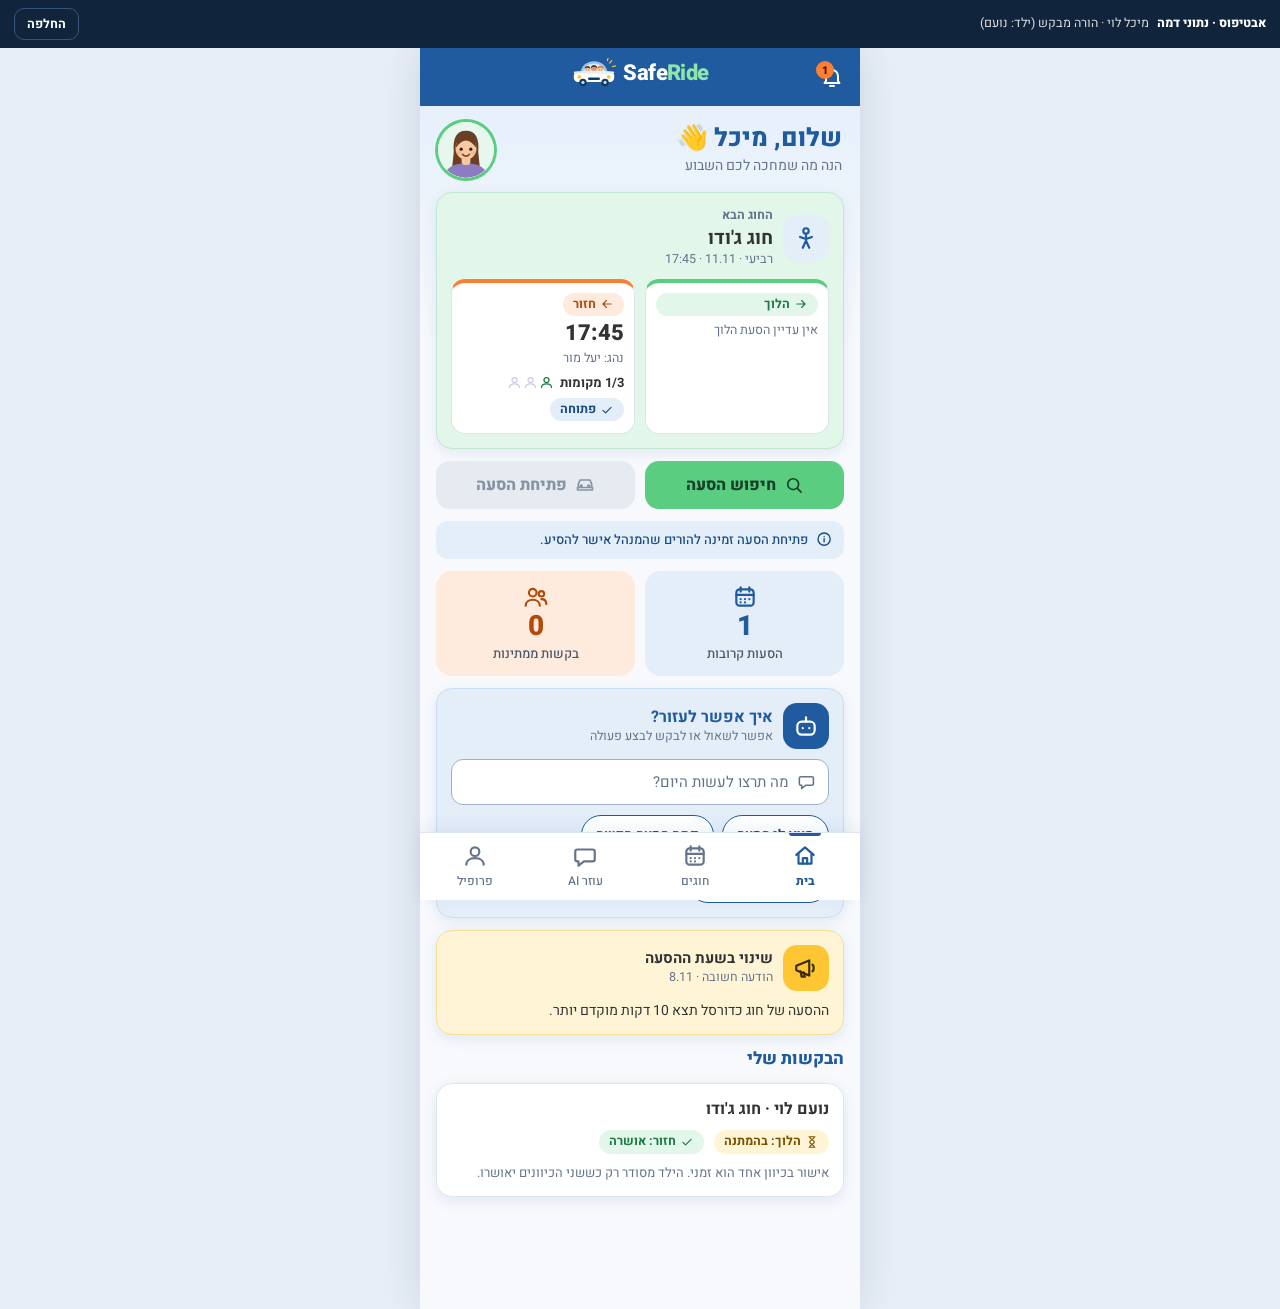
<file: index.html>
<!doctype html>
<html lang="he" dir="rtl">
<head>
<meta charset="utf-8">
<meta name="viewport" content="width=device-width,initial-scale=1,viewport-fit=cover">
<title>SafeRide אבטיפוס</title>
<meta name="theme-color" content="#1F5B9E">
<meta name="description" content="אבטיפוס SafeRide: הסעות קהילתיות לחוגים. נתוני דמה בלבד.">
<meta name="apple-mobile-web-app-capable" content="yes">
<meta name="mobile-web-app-capable" content="yes">
<meta name="apple-mobile-web-app-title" content="SafeRide">
<meta name="apple-mobile-web-app-status-bar-style" content="default">
<link rel="manifest" href="manifest.webmanifest">
<link rel="icon" type="image/svg+xml" href="assets/logo-mark.svg">
<link rel="apple-touch-icon" href="assets/icon-180.png">
<link rel="stylesheet" href="https://fonts.googleapis.com/css2?family=Heebo:wght@400;500;700;800&display=swap">
<style>
/* SafeRide prototype v2 — follows SafeRide_Design_System_.md v1.3 and the /inspiration boards.
   Layout: phone-width column centred on the page, slim test bar on top (role, clock, reset). */
:root{
  /* brand tokens (Design System §2) */
  --primary:#1F5B9E; --primary-d:#174A82; --primary-t:#E4EEF9;
  --green:#5ACD81; --green-ink:#17402A; --green-d:#1E7A47; --green-t:#E3F6EA;
  --yellow:#FFC633; --yellow-ink:#3A2B00; --yellow-d:#7A5200; --yellow-t:#FFF5D6;
  --orange:#FF7F32; --orange-ink:#3B1A00; --orange-d:#B34A0A; --orange-t:#FFEBDD;
  --red:#D64545; --red-d:#A62E2E; --red-t:#FCE8E8;
  --violet-d:#5B43B0; --violet-t:#EDE8FB;
  --ink:#333333; --ink2:#64748B; --line:#DDE6EF; --app:#F7F9FC; --card:#FFFFFF;
  --shadow:0 4px 14px rgba(31,91,158,.10);
  --r:16px; --bar:#10253C;
}
*{box-sizing:border-box}
html,body{margin:0}
body{background:#E7EEF7;color:var(--ink);font-family:'Heebo',system-ui,sans-serif;font-size:15px;line-height:1.4}
button{font-family:inherit;cursor:pointer;color:inherit}
button:disabled{cursor:not-allowed}
input,select,textarea{font-family:inherit}
:focus-visible{outline:3px solid color-mix(in srgb,var(--primary) 55%,transparent);outline-offset:2px}
.ic{width:1.25em;height:1.25em;flex:none;vertical-align:middle}
.testbar{background:var(--bar);color:#fff;padding:8px 14px;display:flex;flex-wrap:wrap;gap:6px 12px;align-items:center;font-size:12.5px;position:relative;z-index:50}
.testbar b{font-weight:800}
.testbar.slim{flex-wrap:nowrap;gap:8px}.testbar.slim .tbrole{opacity:.85;white-space:nowrap;overflow:hidden;text-overflow:ellipsis}
.testbar.slim button,.testbar button[data-a]{white-space:nowrap}
html{-webkit-text-size-adjust:100%}
body{-webkit-tap-highlight-color:transparent}
button,a,select,.card{touch-action:manipulation}
@media (max-width:480px){
 body{background:var(--app)}
 .shell{box-shadow:none;min-height:calc(100dvh - 48px)}
 .screen{min-height:calc(100dvh - 48px)}
 input,select,textarea,.in,.testbar select{font-size:16px}
 .testbar{padding:8px 12px}
 .testbar select{height:38px}
}.testbar label{display:flex;align-items:center;gap:6px;min-width:0}
.testbar select{background:#1D3A57;color:#fff;border:1px solid #35567A;border-radius:10px;height:32px;padding:0 8px;font:500 12.5px 'Heebo',sans-serif;max-width:100%}
.testbar button{background:transparent;color:#fff;border:1px solid #35567A;border-radius:10px;height:32px;padding:0 12px;font:700 12.5px 'Heebo',sans-serif}
.shell{max-width:440px;margin:0 auto;min-height:calc(100vh - 48px);background:var(--app);box-shadow:0 0 40px rgba(16,37,60,.12);position:relative}
.screen{padding-bottom:92px;min-height:calc(100vh - 48px);display:flex;flex-direction:column}
/* top bar */
.top{background:var(--primary);color:#fff;height:58px;display:flex;align-items:center;gap:4px;padding:0 6px;position:sticky;top:0;z-index:15}
.top h1{flex:1;margin:0;text-align:center;font-size:19px;font-weight:800;letter-spacing:.1px}
.ib{width:44px;height:44px;border:0;background:transparent;color:#fff;display:flex;align-items:center;justify-content:center;border-radius:12px;position:relative}
.ib.sp0{visibility:hidden}
.ib .badge{position:absolute;top:6px;left:6px}
.badge{min-width:18px;height:18px;border-radius:99px;background:var(--orange);color:var(--orange-ink);font-size:11px;font-weight:800;display:flex;align-items:center;justify-content:center;padding:0 4px}
.logo{direction:ltr;font-weight:800;letter-spacing:-.6px;font-size:22px;display:inline-flex;align-items:center;gap:6px}
.top .logo i{font-style:normal;color:#fff}.top .logo u{text-decoration:none;color:#8EE5AB}
.logo i{font-style:normal;color:var(--primary)}.logo u{text-decoration:none;color:var(--green-d)}
.page{background:linear-gradient(180deg,#E6F0FB 0,var(--app) 240px);flex:1;padding-bottom:12px}
.greet{padding:16px 18px 6px}
.greet h2{margin:0;font-size:25px;font-weight:800;color:var(--primary);line-height:1.15}
.greet p{margin:2px 0 0;color:var(--ink2);font-size:14px}
.pad{padding:8px 16px;display:flex;flex-direction:column;gap:12px}
.row{display:flex;align-items:center;gap:10px}.sp{justify-content:space-between}.wrap{flex-wrap:wrap}
.grow{flex:1;min-width:0}
.card{background:var(--card);border:1px solid var(--line);border-radius:var(--r);padding:14px;box-shadow:var(--shadow);display:flex;flex-direction:column;gap:10px}
.card.flat{box-shadow:none}
.card.tint-green{background:var(--green-t);border-color:#BFE8CE}
.card.tint-orange{background:var(--orange-t);border-color:#FFD2B3}
.card.tint-blue{background:var(--primary-t);border-color:#C9DDF3}
.card.tint-yellow{background:var(--yellow-t);border-color:#F6DE96}
button.card{text-align:right;font:inherit;width:100%}
.h2{margin:0;font-size:17px;font-weight:800;color:var(--primary)}
.small{font-size:12.5px;color:var(--ink2)}
.tag{font-size:13px;color:var(--ink2)}
.note{display:flex;gap:8px;align-items:flex-start;background:var(--primary-t);color:var(--primary-d);border-radius:12px;padding:10px 12px;font-size:13px;font-weight:500}
/* chips (state is always icon + word, never colour alone) */
.chip{display:inline-flex;align-items:center;gap:4px;padding:3px 10px;border-radius:99px;font-size:12.5px;font-weight:700;white-space:nowrap}
.chip .ic{width:14px;height:14px}
.c-green{background:var(--green-t);color:var(--green-d)}.c-blue{background:var(--primary-t);color:var(--primary-d)}
.c-yellow{background:var(--yellow-t);color:var(--yellow-d)}.c-gray{background:#EAEFF4;color:#475569}
.c-red{background:var(--red-t);color:var(--red-d)}.c-orange{background:var(--orange-t);color:var(--orange-d)}
.d-to{background:var(--green-t);color:var(--green-d)}.d-from{background:var(--orange-t);color:var(--orange-d)}
/* avatars + activity tiles */
.av{width:44px;height:44px;flex:none;border-radius:99px;display:flex;align-items:center;justify-content:center;font-weight:800;font-size:15px;background:var(--primary-t);color:var(--primary)}
.av.v{box-shadow:0 0 0 3px var(--green)}.av.g{background:var(--green-t);color:var(--green-d)}.av.y{background:var(--yellow-t);color:var(--yellow-d)}.av.o{background:var(--orange-t);color:var(--orange-d)}
.av.lg{width:56px;height:56px;font-size:18px}.av.sm{width:36px;height:36px;font-size:13px}
.at{width:46px;height:46px;flex:none;border-radius:14px;display:flex;align-items:center;justify-content:center}
.at .ic{width:26px;height:26px}
.t-orange{background:var(--orange-t);color:var(--orange-d)}.t-blue{background:var(--primary-t);color:var(--primary)}
.t-violet{background:var(--violet-t);color:var(--violet-d)}.t-green{background:var(--green-t);color:var(--green-d)}
/* seat meter  3/4 + person icons */
.meter{display:inline-flex;align-items:center;gap:6px;font-weight:700;font-size:13px}
.meter .ppl{display:inline-flex;gap:1px}
.meter .ppl .ic{width:15px;height:15px;color:#C5D0DD}.meter .ppl .on{color:var(--green-d)}
/* buttons */
.btn{min-height:48px;border:0;border-radius:14px;font-weight:800;font-size:16px;width:100%;display:flex;align-items:center;justify-content:center;gap:8px;padding:0 14px}
.btn.sm{min-height:44px;font-size:15px;border-radius:12px}
.btn.primary{background:var(--primary);color:#fff}
.btn.ok{background:var(--green);color:var(--green-ink)}
.btn.action{background:var(--orange);color:var(--orange-ink)}
.btn.warn{background:var(--yellow);color:var(--yellow-ink)}
.btn.rej{background:#fff;color:var(--red-d);border:1.5px solid var(--red)}
.btn.line{background:#fff;color:var(--primary);border:1.5px solid var(--primary)}
.btn.soft{background:#EAEFF4;color:var(--ink)}
.btn.danger{background:var(--red);color:#fff}
.btn:disabled{background:#E6EBF1;color:#8693A3;border-color:transparent;box-shadow:none}
.row2{display:grid;grid-template-columns:1fr 1fr;gap:10px}
/* stat tiles */
.stats{display:grid;grid-template-columns:1fr 1fr;gap:10px}
.stat{border-radius:var(--r);padding:12px 8px;text-align:center;border:1px solid transparent;display:flex;flex-direction:column;align-items:center;gap:2px;font:inherit}
.stat .ic{width:26px;height:26px}
.stat b{font-size:28px;font-weight:800;line-height:1.1}
.stat span{font-size:13px;color:#475569;font-weight:500}
button.stat{cursor:pointer}
.s-blue{background:var(--primary-t);color:var(--primary)}.s-green{background:var(--green-t);color:var(--green-d)}
.s-orange{background:var(--orange-t);color:var(--orange-d)}.s-violet{background:var(--violet-t);color:var(--violet-d)}
.s-red{background:var(--red-t);color:var(--red-d)}.s-yellow{background:var(--yellow-t);color:var(--yellow-d)}
/* direction tiles */
.dtile{background:#fff;border:1px solid var(--line);border-radius:14px;padding:10px;display:flex;flex-direction:column;gap:6px;min-width:0}
.dtile.to{border-top:4px solid var(--green)}.dtile.from{border-top:4px solid var(--orange)}
.dtile b.t{font-size:22px;font-weight:800;line-height:1}
/* forms */
.field{display:flex;flex-direction:column;gap:5px}
.field>label,.lbl{font-size:13.5px;font-weight:700;display:flex;align-items:center;gap:6px;color:var(--ink)}
.lbl .ic{color:var(--primary);width:18px;height:18px}.req{color:var(--red-d)}
.in{height:46px;border:1.5px solid #9DB0C5;border-radius:12px;padding:0 12px;font:500 15px 'Heebo',sans-serif;background:#fff;color:var(--ink);width:100%}
.in.bad{border-color:var(--red)}
textarea.in{height:auto;padding:10px 12px;line-height:1.5;resize:vertical}
.err{color:var(--red-d);font-size:12.5px;font-weight:700;display:flex;gap:4px;align-items:center}
.seg{display:flex;background:#EAEFF4;border-radius:12px;padding:3px;gap:3px}
.seg button{flex:1;border:0;background:transparent;border-radius:10px;min-height:40px;font-weight:700;font-size:14px;color:#475569;display:flex;align-items:center;justify-content:center;gap:5px}
.seg button.on{background:var(--primary);color:#fff}
.seg button.on.g{background:var(--green);color:var(--green-ink)}.seg button.on.o{background:var(--orange);color:var(--orange-ink)}
.chips{display:flex;flex-wrap:wrap;gap:8px}
.pill{border:1.5px solid #9DB0C5;background:#fff;border-radius:99px;min-height:40px;padding:0 14px;font-weight:700;font-size:14px;display:inline-flex;align-items:center;gap:5px}
.pill.on{background:var(--primary-t);border-color:var(--primary);color:var(--primary-d)}
.stepper{display:flex;align-items:center;gap:10px}
.stepper button{width:44px;height:44px;border-radius:12px;border:1.5px solid var(--primary);background:#fff;color:var(--primary);display:flex;align-items:center;justify-content:center}
.stepper b{font-size:22px;min-width:32px;text-align:center}
.search{position:relative}
.search .ic{position:absolute;top:13px;right:12px;color:var(--ink2)}
.search .in{padding-right:40px}
/* nav */
.nav{position:fixed;bottom:0;right:0;left:0;z-index:20;pointer-events:none}
.nav>div{pointer-events:auto;max-width:440px;margin:0 auto;height:calc(68px + env(safe-area-inset-bottom,0px));padding-bottom:env(safe-area-inset-bottom,0px);display:flex;background:#fff;border-top:1px solid var(--line);box-shadow:0 -4px 16px rgba(31,91,158,.08)}
.nav button{flex:1;border:0;background:transparent;color:var(--ink2);font-size:12px;font-weight:500;display:flex;flex-direction:column;align-items:center;justify-content:center;gap:3px;position:relative}
.nav button .ic{width:26px;height:26px}
.nav button.on{color:var(--primary);font-weight:800}
.nav button.on::before{content:"";position:absolute;top:0;width:32px;height:3px;border-radius:0 0 3px 3px;background:var(--primary)}
/* chat */
.chat{flex:1;display:flex;flex-direction:column;gap:12px;padding:14px 14px 8px}
.bub{max-width:88%;border-radius:16px;padding:10px 12px;font-size:14.5px;line-height:1.45;white-space:pre-wrap}
.bub.bot{background:#fff;border:1px solid var(--line);align-self:flex-start;border-top-right-radius:4px}
.bub.me{background:var(--primary);color:#fff;align-self:flex-end;border-top-left-radius:4px}
.cards{display:flex;flex-direction:column;gap:8px;align-self:stretch}
.composer{position:sticky;bottom:68px;background:#fff;border-top:1px solid var(--line);padding:8px 12px;display:flex;gap:8px;align-items:center;z-index:12}
.composer .in{flex:1}
.composer button{width:46px;height:46px;border:0;border-radius:12px;background:var(--primary);color:#fff;display:flex;align-items:center;justify-content:center}
.sugg{display:flex;flex-wrap:wrap;gap:8px}
.sugg button{border:1.5px solid var(--primary);background:#fff;color:var(--primary-d);border-radius:99px;min-height:40px;padding:0 14px;font-weight:700;font-size:13.5px}
.fakein{border:1.5px solid #9DB0C5;background:#fff;border-radius:12px;min-height:46px;padding:0 12px;color:var(--ink2);display:flex;align-items:center;gap:8px;text-align:right;width:100%;font-size:15px}
.toast{position:fixed;bottom:84px;right:50%;transform:translateX(50%);background:var(--ink);color:#fff;padding:10px 18px;border-radius:14px;font-weight:700;font-size:14px;z-index:60;max-width:90vw;text-align:center}
.modal{position:fixed;inset:0;background:rgba(10,18,28,.55);display:flex;align-items:center;justify-content:center;padding:20px;z-index:70}
.modal>div{background:#fff;border-radius:20px;padding:20px;max-width:380px;width:100%;display:flex;flex-direction:column;gap:12px}
.av.im{background:#fff;padding:0;overflow:hidden}.av.im img{width:100%;height:100%;display:block;border-radius:99px}.av.im.y{box-shadow:0 0 0 3px var(--yellow)}
.logo img{height:30px;width:auto;display:block}
.greet.il{display:flex;align-items:center;justify-content:space-between;gap:10px}
.greet.il>img{flex:none;width:auto;height:112px;margin-bottom:-6px}.greet.il>img.wide{height:96px}
.greet.il .av{flex:none}
.foot-ill{display:block;width:100%;height:auto;margin-top:18px;border-radius:16px}
.empty img{width:190px;max-width:70%;height:auto;margin-bottom:4px}
.empty{text-align:center;color:var(--ink2);padding:16px 8px;display:flex;flex-direction:column;gap:6px;align-items:center}
.empty b{color:var(--primary);font-size:18px}
.sect{display:flex;align-items:center;justify-content:space-between;border-radius:12px;padding:8px 12px;font-weight:800;font-size:14.5px}
.sect.to{background:var(--green-t);color:var(--green-d)}.sect.from{background:var(--orange-t);color:var(--orange-d)}
.kv{display:flex;justify-content:space-between;gap:12px;padding:9px 0;border-top:1px solid var(--line)}
.kv:first-child{border-top:0}.kv span:first-child{color:var(--primary);font-weight:700}
.hero-ill{height:70px;margin:-6px -14px -14px;border-radius:0 0 16px 16px;overflow:hidden}
.sel-ok{outline:2.5px solid var(--green)}
@media (prefers-reduced-motion:no-preference){button.card{transition:transform .12s}button.card:active{transform:scale(.99)}}
</style>
</head>
<body>
<div id="root"></div>
<script>
(function(){
'use strict';
/* ================= icons ================= */
var ICONS={
 home:'<path d="M4 11l8-7 8 7"/><path d="M6 10v9h12v-9"/><path d="M10 19v-5h4v5"/>',
 cal:'<rect x="4" y="5" width="16" height="15" rx="3"/><path d="M8 3v4M16 3v4M4 10h16"/><path d="M8 14h.01M12 14h.01M16 14h.01M8 17h.01M12 17h.01"/>',
 chat:'<path d="M5 6h14a2 2 0 0 1 2 2v7a2 2 0 0 1-2 2h-8l-5 4v-4H5a2 2 0 0 1-2-2V8a2 2 0 0 1 2-2z"/>',
 user:'<circle cx="12" cy="8" r="4"/><path d="M4 20c0-4 3.6-6 8-6s8 2 8 6"/>',
 users:'<circle cx="9" cy="8" r="3.5"/><path d="M2.5 20c0-3.5 3-5.5 6.5-5.5s6.5 2 6.5 5.5"/><circle cx="17" cy="9" r="2.5"/><path d="M17 14c3 0 4.5 2 4.5 4.5"/>',
 bell:'<path d="M6 16V11a6 6 0 0 1 12 0v5l1.5 2h-15z"/><path d="M10 21h4"/>',
 search:'<circle cx="11" cy="11" r="6.5"/><path d="M16 16l4.5 4.5"/>',
 plus:'<path d="M12 5v14M5 12h14"/>',minus:'<path d="M5 12h14"/>',
 check:'<path d="M5 12.5l4.5 4.5L19 7.5"/>',x:'<path d="M6 6l12 12M18 6L6 18"/>',
 clock:'<circle cx="12" cy="12" r="9"/><path d="M12 7v5l3 2"/>',
 hourglass:'<path d="M7 3h10M7 21h10M8 3c0 5 8 5 8 9s-8 4-8 9M16 3c0 5-8 5-8 9s8 4 8 9"/>',
 car:'<path d="M4 15v-4l2-5h12l2 5v4"/><path d="M3 15h18v3H3z"/><circle cx="7.5" cy="13" r="1"/><circle cx="16.5" cy="13" r="1"/>',
 ball:'<circle cx="12" cy="12" r="9"/><path d="M3 12h18M12 3v18"/><path d="M5.5 5.5c4 3 4 10 0 13M18.5 5.5c-4 3-4 10 0 13"/>',
 person:'<circle cx="12" cy="5.5" r="2.5"/><path d="M12 8.5v6M6.5 11l5.5 2 5.5-2M9 21l3-6.5 3 6.5"/>',
 palette:'<path d="M12 3a9 9 0 1 0 0 18c1.5 0 2-1 1.5-2-.7-1.5.3-3 2-3H18a3 3 0 0 0 3-3c0-5-4-10-9-10z"/><circle cx="8" cy="11" r="1"/><circle cx="12" cy="7.5" r="1"/><circle cx="16" cy="11" r="1"/>',
 music:'<path d="M9 18V6l10-2v12"/><circle cx="7" cy="18" r="2.5"/><circle cx="17" cy="16" r="2.5"/>',
 pin:'<path d="M12 21s7-6 7-11a7 7 0 0 0-14 0c0 5 7 11 7 11z"/><circle cx="12" cy="10" r="2.5"/>',
 phone:'<path d="M6 3h4l2 5-2.5 1.5a11 11 0 0 0 5 5L16 12l5 2v4a2 2 0 0 1-2 2A16 16 0 0 1 4 5a2 2 0 0 1 2-2z"/>',
 mail:'<rect x="3" y="5" width="18" height="14" rx="2"/><path d="M3 7l9 6 9-6"/>',
 flag:'<path d="M5 21V4M5 4h11l-2 4 2 4H5"/>',
 shield:'<path d="M12 3l8 3v6c0 5-3.5 8-8 9-4.5-1-8-4-8-9V6z"/><path d="M8.5 12l2.5 2.5 4.5-5"/>',
 send:'<path d="M21 3L10 14M21 3l-7 18-4-7-7-4z"/>',
 edit:'<path d="M4 20h4L19 9l-4-4L4 16z"/>',
 trash:'<path d="M4 7h16M9 7V4h6v3M6 7l1 13h10l1-13"/>',
 back:'<path d="M9 5l7 7-7 7"/>',fwd:'<path d="M15 5l-7 7 7 7"/>',
 down:'<path d="M5 9l7 7 7-7"/>',up:'<path d="M5 15l7-7 7 7"/>',
 alert:'<path d="M12 3l10 18H2z"/><path d="M12 10v5M12 18h.01"/>',
 info:'<circle cx="12" cy="12" r="9"/><path d="M12 11v5M12 8h.01"/>',
 mega:'<path d="M3 10v4l12 5V5z"/><path d="M7 15l1 5h3l-1-4"/><path d="M18 9c1.5 1 1.5 5 0 6"/>',
 bot:'<rect x="4" y="8" width="16" height="12" rx="4"/><path d="M12 8V4M9 14h.01M15 14h.01"/>',
 spark:'<path d="M12 2l1.9 5.6L19.5 9.5l-5.6 1.9L12 17l-1.9-5.6L4.5 9.5l5.6-1.9z"/>',
 arr:'<path d="M5 12h14M13 6l6 6-6 6"/>',arl:'<path d="M19 12H5M11 6l-6 6 6 6"/>',
 grid:'<rect x="4" y="4" width="7" height="7" rx="2"/><rect x="13" y="4" width="7" height="7" rx="2"/><rect x="4" y="13" width="7" height="7" rx="2"/><rect x="13" y="13" width="7" height="7" rx="2"/>'
};
function ic(n,s){return '<svg class="ic" viewBox="0 0 24 24" fill="none" stroke="currentColor" stroke-width="2" stroke-linecap="round" stroke-linejoin="round" aria-hidden="true"'+(s?' style="width:'+s+'px;height:'+s+'px"':'')+'>'+(ICONS[n]||'')+'</svg>'}

/* ================= static data ================= */
var DAYS=['ראשון','שני','שלישי','רביעי','חמישי','שישי','שבת'];
var AREAS=['רמת אביב','רמת גן','תל אביב מרכז','פלורנטין','נווה צדק'];
var CLOCKS=[
 {k:'a',label:'8.11 · לפני ההסעות',iso:'2026-11-08T10:00'},
 {k:'b',label:'9.11 · 17:12 (אחרי ההלוך)',iso:'2026-11-09T17:12'},
 {k:'c',label:'9.11 · 18:45 (אחרי החזור)',iso:'2026-11-09T18:45'},
 {k:'d',label:'10.11 · למחרת',iso:'2026-11-10T09:00'},
 {k:'e',label:"11.11 · 18:30 (אחרי ג'ודו)",iso:'2026-11-11T18:30'}
];
var ROLES=[
 {k:'michal',label:'מיכל לוי · הורה מבקש (ילד: נועם)'},
 {k:'sharon',label:'שרון ברק · הורה מסיע (ילד: גל)'},
 {k:'dana',label:'דנה כהן · הורה מסיע'},
 {k:'yael',label:'יעל מור · הורה מסיע'},
 {k:'noam',label:'נועם לוי · ילד'},
 {k:'admin',label:'מנהל מערכת'}
];
function seed(){
 return {
  acts:{
   bb:{id:'bb',name:'כדורסל',full:'חוג כדורסל',place:'אולם הספורט, רמת אביב',days:['שני'],start:'17:00',end:'18:30',icon:'ball',tone:'orange'},
   judo:{id:'judo',name:"ג'ודו",full:"חוג ג'ודו",place:'מתנ״ס רמת אביב',days:['רביעי'],start:'16:30',end:'17:45',icon:'person',tone:'blue'},
   art:{id:'art',name:'אומנות',full:'חוג אומנות',place:'בית האמנות, רמת אביב',days:['חמישי'],start:'16:00',end:'17:15',icon:'palette',tone:'violet'}
  },
  parents:{
   michal:{id:'michal',name:'מיכל לוי',ini:'מל',phone:'050-0000001',email:'',addr:'רחוב הדוגמה 1',area:'רמת אביב',drive:false,lic:0,ins:0,bg:0,ver:null,child:'noam'},
   sharon:{id:'sharon',name:'שרון ברק',ini:'שב',phone:'050-0000002',email:'',addr:'רחוב הדוגמה 2',area:'רמת אביב',drive:true,lic:1,ins:1,bg:0,ver:'1.11.2026',child:'gal'},
   dana:{id:'dana',name:'דנה כהן',ini:'דכ',phone:'050-0000003',email:'',addr:'רחוב הדוגמה 3',area:'רמת אביב',drive:true,lic:1,ins:1,bg:0,ver:'1.11.2026',child:null},
   yael:{id:'yael',name:'יעל מור',ini:'ימ',phone:'050-0000004',email:'',addr:'רחוב הדוגמה 4',area:'רמת גן',drive:true,lic:1,ins:1,bg:0,ver:'2.11.2026',child:null},
   or:{id:'or',name:'אור דגן',ini:'אד',phone:'050-0000005',email:'',addr:'רחוב הדוגמה 5',area:'רמת אביב',drive:false,lic:0,ins:0,bg:0,ver:null,child:'yuval'},
   avi:{id:'avi',name:'אבי מזרחי',ini:'אמ',phone:'050-0000006',email:'',addr:'רחוב הדוגמה 6',area:'פלורנטין',drive:false,lic:1,ins:0,bg:0,ver:null,child:null},
   merav:{id:'merav',name:'מירב כהן',ini:'מכ',phone:'050-0000007',email:'',addr:'רחוב הדוגמה 7',area:'נווה צדק',drive:false,lic:0,ins:0,bg:0,ver:null,child:null}
  },
  kids:{
   noam:{id:'noam',name:'נועם לוי',ini:'נל',acts:['bb','judo','art'],area:'רמת אביב',parent:'michal',addr:'רחוב הדוגמה 1',notes:'',active:true},
   gal:{id:'gal',name:'גל ברק',ini:'גב',acts:['bb'],area:'רמת אביב',parent:'sharon',addr:'רחוב הדוגמה 2',notes:'',active:true},
   yuval:{id:'yuval',name:'יובל דגן',ini:'יד',acts:['bb'],area:'רמת אביב',parent:'or',addr:'רחוב הדוגמה 5',notes:'',active:true}
  },
  rides:[
   {id:'r1',dir:'to',act:'bb',date:'2026-11-09',time:'17:00',driver:'sharon',area:'רמת אביב',total:3,free:1,dchild:'gal',status:'open',arr:{}},
   {id:'r2',dir:'from',act:'bb',date:'2026-11-09',time:'18:30',driver:'dana',area:'רמת אביב',total:3,free:2,dchild:null,status:'open',arr:{}},
   {id:'r3',dir:'to',act:'judo',date:'2026-11-11',time:'16:30',driver:'yael',area:'רמת אביב',total:3,free:3,dchild:null,status:'open',arr:{}},
   {id:'r4',dir:'from',act:'judo',date:'2026-11-11',time:'17:45',driver:'yael',area:'רמת אביב',total:3,free:2,dchild:null,status:'open',arr:{}}
  ],
  reqs:[
   {id:'q1',parent:'or',child:'yuval',act:'bb',out:'r1',back:'r2',so:'approved',sb:'approved',end:null},
   {id:'q2',parent:'michal',child:'noam',act:'judo',out:'r3',back:'r4',so:'pending',sb:'approved',end:null}
  ],
  ann:[{id:'n1',title:'שינוי בשעת ההסעה',body:'ההסעה של חוג כדורסל תצא 10 דקות מוקדם יותר.',aud:'bb',status:'sent',when:'8.11'}],
  seq:10
 };
}
var D=seed();
var S={role:'michal',clock:'a',tab:'home',view:null,hist:false,toast:null,modal:null,open:null,form:null,errs:{},chat:newChat(),
 q:{},annTab:'new',sf:{dir:'all',act:'',area:''},actTab:'week',fold:{},focus:null,sig:''};
var root=document.getElementById('root');
function newChat(){return {msgs:[],draft:null}}
/* ================= helpers ================= */
function esc(t){return String(t==null?'':t).replace(/[&<>"]/g,function(c){return {'&':'&amp;','<':'&lt;','>':'&gt;','"':'&quot;'}[c]})}
function now(){return new Date(CLOCKS.filter(function(x){return x.k===S.clock})[0].iso)}
function dstr(d){return d.getFullYear()+'-'+String(d.getMonth()+1).padStart(2,'0')+'-'+String(d.getDate()).padStart(2,'0')}
function rdt(r){return new Date(r.date+'T'+r.time)}
function fd(date){var p=date.split('-');return (+p[2])+'.'+(+p[1])}
function dayOf(date){return DAYS[new Date(date+'T12:00').getDay()]}
function hhmm(d){return String(d.getHours()).padStart(2,'0')+':'+String(d.getMinutes()).padStart(2,'0')}
function ride(id){return D.rides.filter(function(r){return r.id===id})[0]}
function me(){return D.parents[S.role]||null}
function isKid(){return S.role==='noam'}
function isAdmin(){return S.role==='admin'}
function kind(){return isAdmin()?'admin':isKid()?'kid':'parent'}
function kidOf(u){return u&&u.child?D.kids[u.child]:null}
function first(n){return String(n).split(' ')[0]}
function act(k){return D.acts[k]}
function dirName(d){return d==='to'?'הלוך':'חזור'}
function dirChip(d){return '<span class="chip d-'+d+'">'+ic(d==='to'?'arr':'arl')+dirName(d)+'</span>'}
function seatsText(free){return free<1?'אין מקומות פנויים':free===1?'מקום פנוי אחד':free+' מקומות פנויים'}
function meter(occ,total){var p='';for(var i=0;i<total;i++)p+=ic('user').replace('class="ic"','class="ic'+(i<occ?' on':'')+'"');return '<span class="meter"><span>'+occ+'/'+total+' מקומות</span><span class="ppl" aria-hidden="true">'+p+'</span></span>'}
function actTile(a){return '<div class="at t-'+(a.tone||'green')+'">'+ic(a.icon||'ball')+'</div>'}
function chip(cls,icon,text){return '<span class="chip '+cls+'">'+(icon?ic(icon):'')+text+'</span>'}
function toast(t){S.toast=t;render();clearTimeout(toast.t);toast.t=setTimeout(function(){S.toast=null;render()},2600)}
function go(v){S.view=v;S.modal=null;S.errs={};render()}
function logo(){return '<span class="logo"><img src="assets/logo-mark-light.svg" alt=""><span><i>Safe</i><u>Ride</u></span></span>'}
function top(title,o){o=o||{};
 return '<header class="top">'+(o.back?'<button class="ib" data-a="back" aria-label="חזרה">'+ic('back',26)+'</button>':'<span class="ib sp0"></span>')+'<h1>'+title+'</h1>'+(o.right||'<span class="ib sp0"></span>')+'</header>'}
function topHome(){
 var n=notifsFor(me()).length;
 return '<header class="top"><button class="ib" data-a="notifs" aria-label="התראות">'+ic('bell',24)+(n?'<span class="badge">'+n+'</span>':'')+'</button><h1>'+logo()+'</h1><span class="ib sp0"></span></header>'}
/* illustrated avatars (assets/avatar-*.svg); unknown ids get a stable pick by hash */
var AVP={michal:'mom-1',sharon:'mom-3',dana:'mom-2',yael:'mom-1',or:'dad-2',avi:'dad-1',merav:'mom-2'},AVK={noam:'boy-1',gal:'girl-1',yuval:'boy-2'};
function hsh(s){var h=0;s=String(s);for(var i=0;i<s.length;i++)h=(h*31+s.charCodeAt(i))>>>0;return h}
function avImg(f,cls){return '<div class="av im '+(cls||'')+'"><img src="assets/avatar-'+f+'.svg" alt=""></div>'}
function pAv(p,cls){return avImg(AVP[p.id]||['mom-1','mom-2','mom-3','dad-1','dad-2'][hsh(p.id)%5],cls)}
function kidAv(k,cls){return avImg(AVK[k.id]||['boy-1','boy-2','girl-1'][hsh(k.id)%3],'')}
function approvedKids(r){
 var out=[]; if(r.dchild) out.push(r.dchild);
 D.reqs.forEach(function(q){
  if(q.out===r.id&&q.so==='approved'&&q.parent!==r.driver&&out.indexOf(q.child)<0) out.push(q.child);
  if(q.back===r.id&&q.sb==='approved'&&q.parent!==r.driver&&out.indexOf(q.child)<0) out.push(q.child);
 });
 return out;
}
function reqState(q){
 if(q.so==='rejected'||q.sb==='rejected') return 'rejected';
 if(q.so==='approved'&&q.sb==='approved') return 'settled';
 return 'pending';
}
function activeReq(kid,a){return D.reqs.filter(function(q){return q.child===kid&&q.act===a&&reqState(q)!=='rejected'})[0]||null}
function lastReq(kid,a){var l=D.reqs.filter(function(q){return q.child===kid&&q.act===a});return l[l.length-1]||null}
function windowState(r){
 var n=now(),start=rdt(r),end=new Date(r.date+'T00:00');end.setDate(end.getDate()+1);
 if(n<start) return 'early'; if(n>=end) return 'late'; return 'open';
}
function rstat(r){
 if(r.status==='cancelled') return 'cancelled'; if(r.status==='completed') return 'completed';
 var w=windowState(r); if(w==='open') return 'progress'; if(w==='late') return 'stale';
 return r.free<1?'full':'open';
}
function statusChip(r){
 var m={cancelled:['c-red','x','בוטלה'],completed:['c-green','flag','ההסעה הסתיימה'],progress:['c-blue','car','בדרך'],stale:['c-yellow','clock','ממתינה לדיווח סיום'],full:['c-gray','users','מלאה'],open:['c-blue','check','פתוחה']}[rstat(r)];
 return chip(m[0],m[1],m[2]);
}
function arrInfo(r,kid){
 var a=r.arr[kid]; if(!a||(!a.child_at&&!a.guardian_at)) return null;
 var ts=[];if(a.child_at)ts.push(['child',a.child_at]);if(a.guardian_at)ts.push(['guardian',a.guardian_at]);
 ts.sort(function(x,y){return x[1]<y[1]?-1:1});
 return {who:ts[0][0],at:new Date(ts[0][1]),both:ts.length===2};
}
function arrChip(r,kid){
 var a=arrInfo(r,kid);
 if(!a) return chip('c-yellow','hourglass','ממתין לאישור הגעה');
 return chip('c-green','check',a.who==='child'?'הגעה אושרה על ידי הילד':'הגעה אושרה על ידי ההורה');
}
function claim(r){if(r.status!=='open'||r.free<1) return false;r.free--;if(r.free===0)r.status='full';return true}
function release(r){if(r.status==='cancelled'||r.status==='completed')return;r.free=Math.min(r.total,r.free+1);if(r.status==='full'&&r.free>0)r.status='open'}
function closePair(q,why){
 [['out','so'],['back','sb']].forEach(function(p){
  var r=ride(q[p[0]]);
  if(q[p[1]]==='approved'&&q.parent!==r.driver) release(r);
  q[p[1]]='rejected';
 });
 q.end=why;
}
function decide(qid,dir,ok){
 var q=D.reqs.filter(function(x){return x.id===qid})[0],r=ride(dir==='out'?q.out:q.back),key=dir==='out'?'so':'sb';
 if(q[key]!=='pending'||reqState(q)==='rejected'){toast('הבקשה כבר לא פתוחה');return}
 if(!ok){closePair(q,(dir==='out'?'out':'back')+'_rejected');toast('הבקשה נדחתה. האישור בכיוון השני בוטל והמקום שוחרר');return}
 if(!claim(r)){toast('המקום האחרון כבר נתפס. הבקשה לא אושרה.');render();return}
 q[key]='approved';
 toast(reqState(q)==='settled'?'אושר. '+D.kids[q.child].name+' מסודר בשני הכיוונים':'אושר זמנית. הילד מסודר רק כששני הכיוונים יאושרו');
}
function cancelRide(r){
 r.status='cancelled';
 D.reqs.forEach(function(q){
  if(reqState(q)==='rejected') return;
  if(q.out===r.id||q.back===r.id){
   var d=q.out===r.id?'out':'back',other=ride(d==='out'?q.back:q.out),ok=d==='out'?'sb':'so';
   if(q[ok]==='approved'&&q.parent!==other.driver) release(other);
   q.so='rejected';q.sb='rejected';q.end=d+'_cancelled';
  }
 });
}
function endText(q){
 var m={out_rejected:'מסיע ההלוך דחה את הכיוון שלו',back_rejected:'מסיע החזור דחה את הכיוון שלו',out_cancelled:'הסעת ההלוך בוטלה',back_cancelled:'הסעת החזור בוטלה'};
 return (m[q.end]||'הבקשה נדחתה')+'. האישור הזמני בכיוון השני בוטל והמקום שוחרר.';
}
function pendingFor(uid){
 var l=[];
 D.reqs.forEach(function(q){
  if(reqState(q)==='rejected') return;
  var o=ride(q.out),b=ride(q.back);
  if(q.so==='pending'&&o.driver===uid&&o.status==='open') l.push({q:q,dir:'out',r:o});
  if(q.sb==='pending'&&b.driver===uid&&b.status==='open') l.push({q:q,dir:'back',r:b});
 });
 return l;
}
function kidRides(kid){return D.rides.filter(function(r){return r.status!=='cancelled'&&approvedKids(r).indexOf(kid)>=0}).sort(function(a,b){return rdt(a)-rdt(b)})}
function eligible(r,u){return r.status==='open'&&r.free>0&&rdt(r)>=now()&&r.driver!==u.id}
function annFor(u){
 var k=kidOf(u);
 return D.ann.filter(function(a){return a.status==='sent'&&(a.aud==='all'||(k&&k.acts.indexOf(a.aud)>=0))});
}
function notifsFor(u){
 var out=[];if(!u||isAdmin()||isKid())return out;
 annFor(u).forEach(function(a){out.push({t:'ann',a:a})});
 var k=kidOf(u);
 if(k)kidRides(k.id).forEach(function(r){if(r.status==='completed')out.push({t:'done',r:r})});
 return out;
}
function syncChild(pid){var p=D.parents[pid];if(!p)return;var ks=Object.keys(D.kids).filter(function(k){return D.kids[k].parent===pid});p.child=ks[0]||null}
function mkIni(n){var p=n.trim().split(/\s+/);return (p[0]?p[0][0]:'')+(p[1]?p[1][0]:'')}
/* ================= fake AI (rule based) ================= */
function parseText(t){
 var o={act:null,dir:null,date:null,time:null,area:null,seats:null};
 Object.keys(D.acts).forEach(function(k){if(t.indexOf(D.acts[k].name)>=0)o.act=k});
 if(/מהחוג|חזרה|הביתה|חזור|מחזיר/.test(t)) o.dir='from'; else if(/אל החוג|לחוג|הלוך|אל /.test(t)) o.dir='to';
 var tm=t.match(/(\d{1,2}):(\d{2})/); if(tm) o.time=String(tm[1]).padStart(2,'0')+':'+tm[2];
 var base=now(),d=new Date(base);d.setHours(12,0,0,0);
 var dm=t.match(/(?:יום\s|ב)(ראשון|שני|שלישי|רביעי|חמישי|שישי|שבת)(?!\s*(?:מקומות|מושבים))/);
 if(dm){var idx=DAYS.indexOf(dm[1]);while(d.getDay()!==idx)d.setDate(d.getDate()+1);o.date=dstr(d)}
 else if(/מחר/.test(t)){d.setDate(d.getDate()+1);o.date=dstr(d)}
 AREAS.forEach(function(a){if(t.indexOf(a)>=0)o.area=a});
 var words={'אחד':1,'שניים':2,'שני':2,'שלושה':3,'שלוש':3,'ארבעה':4,'ארבע':4,'חמישה':5,'חמש':5,'שישה':6,'שבעה':7,'שמונה':8};
 var sm=t.match(/(\d+)\s*(?:מקומות|מושבים|מושב|מקום)/);
 if(sm)o.seats=+sm[1];
 else{var wm=t.match(/(אחד|שניים|שני|שלושה|שלוש|ארבעה|ארבע|חמישה|חמש|שישה|שבעה|שמונה)\s*(?:מקומות|מושבים)/);if(wm)o.seats=words[wm[1]];else if(/מקום אחד|מושב אחד/.test(t))o.seats=1}
 return {ok:!!(o.act||o.dir||o.date||o.time||o.area||o.seats),f:o};
}
/* ================= shared view parts ================= */
function dirTile(dir,r,u){
 if(!r) return '<div class="dtile '+dir+'">'+dirChip(dir)+'<span class="small">אין עדיין הסעת '+dirName(dir)+'</span></div>';
 var d=D.parents[r.driver],occ=r.total-r.free;
 return '<div class="dtile '+dir+'"><div class="row sp">'+dirChip(dir)+'</div><b class="t">'+r.time+'</b><span class="small">נהג: '+esc(d.name)+'</span>'+meter(occ,r.total)+'<div>'+statusChip(r)+'</div></div>';
}
function rideCard(r,extra){
 var d=D.parents[r.driver],a=act(r.act),occ=r.total-r.free;
 return '<div class="row sp"><div class="row">'+actTile(a)+'<div><b style="font-size:16px">'+esc(a.full)+'</b><div class="small">'+dayOf(r.date)+' · '+fd(r.date)+' · '+r.time+'</div></div></div>'+dirChip(r.dir)+'</div>'+
 '<div class="row sp"><div class="row">'+pAv(d,'v')+'<div><b>'+esc(d.name)+'</b><div class="small" style="color:var(--green-d);font-weight:700">מסיע מאומת</div></div></div>'+meter(occ,r.total)+'</div>'+
 '<div class="small">'+ic('pin',14)+' '+(r.dir==='to'?'אזור איסוף':'אזור הורדה')+': '+esc(r.area)+'</div>'+(extra||'');
}
function reqCard(q){
 var kid=D.kids[q.child],st=reqState(q);
 var c=function(k,l){var v=q[k];return chip(v==='approved'?'c-green':v==='rejected'?'c-red':'c-yellow',v==='approved'?'check':v==='rejected'?'x':'hourglass',l+': '+(v==='approved'?'אושרה':v==='rejected'?'נדחתה':'בהמתנה'))};
 var b='<div class="row sp"><b style="font-size:16px">'+esc(kid.name)+' · '+esc(act(q.act).full)+'</b></div><div class="row wrap">'+c('so','הלוך')+c('sb','חזור')+'</div>';
 if(st==='settled') b+='<div class="note" style="background:var(--green-t);color:var(--green-d)">'+ic('check')+esc(first(kid.name))+' מסודר בשני הכיוונים</div>';
 else if(st==='pending') b+='<div class="tag">אישור בכיוון אחד הוא זמני. הילד מסודר רק כששני הכיוונים יאושרו.</div>';
 else b+='<div class="note" style="background:var(--red-t);color:var(--red-d)">'+ic('x')+endText(q)+'</div><button class="btn sm warn" data-a="newReq" data-act="'+q.act+'">שליחת בקשה חדשה</button>';
 return '<div class="card">'+b+'</div>';
}
function guardCard(r,kid){
 var a=arrInfo(r,kid.id);
 if(a) return '<div class="card tint-green"><div class="row">'+ic('check',24)+'<div class="grow"><b>'+esc(first(kid.name))+' · '+dirName(r.dir)+': '+(a.who==='child'?'הגעה אושרה על ידי הילד':'הגעה אושרה על ידי ההורה')+'</b><div class="small">'+hhmm(a.at)+' · '+esc(act(r.act).full)+'</div></div></div></div>';
 return '<div class="card tint-yellow"><div class="row"><div class="at t-green">'+ic('flag')+'</div><div class="grow"><b>האם '+esc(first(kid.name))+' הגיע/ה ליעד?</b><div class="small">'+dirName(r.dir)+' · '+esc(act(r.act).full)+' · '+r.time+'</div></div></div><button class="btn ok sm" data-a="guardArrive" data-id="'+r.id+'">'+ic('check')+'אישור הגעת '+esc(first(kid.name))+'</button></div>';
}
function assistCard(chips){
 return '<div class="card tint-blue"><div class="row"><div class="at" style="background:var(--primary);color:#fff">'+ic('bot')+'</div><div><b style="font-size:16px;color:var(--primary)">איך אפשר לעזור?</b><div class="small">אפשר לשאול או לבקש לבצע פעולה</div></div></div>'+
 '<button class="fakein" data-a="openChat">'+ic('chat')+'מה תרצו לעשות היום?</button><div class="sugg">'+chips.map(function(c){return '<button data-a="chatPrompt" data-t="'+esc(c)+'">'+esc(c)+'</button>'}).join('')+'</div></div>';
}
function chipsFor(){return kind()==='kid'?['מי לוקח אותי היום?']:kind()==='admin'?['כמה ילדים רשומים לכדורסל?','הכן הודעה להורי החוג']:['מצא לי הסעה','פתח הסעה חדשה','מי מחזיר את הילד?']}
function annCard(a){
 return '<div class="card tint-yellow"><div class="row"><div class="at t-orange" style="background:var(--yellow);color:var(--yellow-ink)">'+ic('mega')+'</div><div class="grow"><b>'+esc(a.title)+'</b><div class="small">הודעה חשובה · '+esc(a.when)+'</div></div></div><div style="font-size:14px">'+esc(a.body)+'</div></div>';
}
/* ================= parent views ================= */
function viewHome(){
 var u=me(),k=kidOf(u),h=topHome()+'<div class="page"><div class="greet il"><div><h2>שלום, '+esc(first(u.name))+' 👋</h2><p>הנה מה שמחכה לכם השבוע</p></div>'+pAv(u,'lg v')+'</div><div class="pad">';
 /* next activity */
 var up=k?kidRides(k.id).filter(function(r){return r.date>=dstr(now())&&r.status!=='completed'||r.date>dstr(now())}):[];
 if(k&&up.length){
  var f=up[0],a=act(f.act),to=up.filter(function(r){return r.act===f.act&&r.date===f.date&&r.dir==='to'})[0],fr=up.filter(function(r){return r.act===f.act&&r.date===f.date&&r.dir==='from'})[0];
  h+='<div class="card tint-green"><div class="row">'+actTile(a)+'<div class="grow"><div class="small" style="font-weight:700">החוג הבא</div><b style="font-size:19px">'+esc(a.full)+'</b><div class="small">'+dayOf(f.date)+' · '+fd(f.date)+' · '+(to?to.time:f.time)+'</div></div></div><div class="row2">'+dirTile('to',to,u)+dirTile('from',fr,u)+'</div></div>';
 } else if(k){
  h+='<div class="card"><div class="empty"><img src="assets/family.svg" alt=""><b>אין עדיין הסעה מאושרת</b><span>חפשו הסעה לחוג של '+esc(first(k.name))+' או פתחו הסעה חדשה.</span></div></div>';
 } else h+='<div class="note">'+ic('info')+'אין ילד משויך לחשבון. מנהל המערכת משייך ילדים להורים.</div>';
 /* guardian arrival */
 if(k) kidRides(k.id).forEach(function(r){if(windowState(r)==='open') h+=guardCard(r,k)});
 /* shortcuts */
 h+='<div class="row2"><button class="btn ok" data-a="goSearch">'+ic('search')+'חיפוש הסעה</button>'+(u.drive?'<button class="btn primary" data-a="newRide">'+ic('car')+'פתיחת הסעה</button>':'<button class="btn primary" disabled>'+ic('car')+'פתיחת הסעה</button>')+'</div>';
 if(!u.drive) h+='<div class="note">'+ic('info')+'פתיחת הסעה זמינה להורים שהמנהל אישר להסיע.</div>';
 /* stats */
 var upcoming=D.rides.filter(function(r){return r.driver===u.id&&(r.status==='open'||r.status==='full')}).length+(k?kidRides(k.id).filter(function(r){return r.driver!==u.id&&r.status!=='completed'}).length:0);
 var pend=pendingFor(u.id).length;
 h+='<div class="stats"><button class="stat s-blue" data-a="actsTab">'+ic('cal')+'<b>'+upcoming+'</b><span>הסעות קרובות</span></button><button class="stat s-orange" data-a="reqs">'+ic('users')+'<b>'+pend+'</b><span>בקשות ממתינות</span></button></div>';
 h+=assistCard(chipsFor());
 var an=annFor(u)[0]; if(an) h+=annCard(an);
 if(u.drive) h+='<button class="btn line" data-a="myrides">'+ic('car')+'ההסעות שאני מסיע/ה</button>';
 /* my requests */
 if(k){var rq=[];k.acts.forEach(function(a){var q=lastReq(k.id,a);if(q&&q.parent===u.id)rq.push(reqCard(q))});if(rq.length)h+='<h3 class="h2">הבקשות שלי</h3>'+rq.join('')}
 return h+'</div></div>';
}
function viewNotifs(){
 var u=me(),l=notifsFor(u);
 var h=top('התראות',{back:true})+'<div class="page"><div class="pad" style="padding-top:14px">';
 if(!l.length) h+='<div class="card"><div class="empty"><b>אין התראות חדשות</b></div></div>';
 l.forEach(function(n){
  if(n.t==='ann') h+=annCard(n.a);
  else{var r=n.r,k=kidOf(u);h+='<div class="card"><div class="row"><div class="at t-green">'+ic('flag')+'</div><div class="grow"><b>ההסעה הסתיימה</b><div class="small">'+esc(act(r.act).full)+' · '+dirName(r.dir)+' · '+(r.doneAt?hhmm(new Date(r.doneAt)):'')+'</div></div></div><div>'+arrChip(r,k.id)+'</div></div>'}
 });
 return h+'</div></div>';
}
/* search (P03) */
function viewSearch(){
 var u=me(),k=kidOf(u),f=S.sf;
 var h=top('חיפוש הסעה לחוג',{back:true})+'<div class="page"><div class="pad" style="padding-top:14px">';
 if(!k) return h+'<div class="note">'+ic('info')+'אין ילד משויך לחשבון, ולכן אי אפשר לבקש הצטרפות.</div></div></div>';
 var rides=D.rides.filter(function(r){return eligible(r,u)&&k.acts.indexOf(r.act)>=0&&(!f.act||r.act===f.act)&&(!f.area||r.area===f.area)&&!(activeReq(k.id,r.act))});
 var nTo=rides.filter(function(r){return r.dir==='to'}).length,nFr=rides.filter(function(r){return r.dir==='from'}).length;
 h+='<div class="field"><label for="sfa">'+ic('ball')+'חוג</label><select id="sfa" class="in" data-sf="act"><option value="">כל החוגים של '+esc(first(k.name))+'</option>'+k.acts.map(function(a){return '<option value="'+a+'" '+(f.act===a?'selected':'')+'>'+esc(act(a).full)+'</option>'}).join('')+'</select></div>';
 h+='<div class="field"><label for="sfr">'+ic('pin')+'אזור</label><select id="sfr" class="in" data-sf="area"><option value="">כל האזורים</option>'+AREAS.map(function(a){return '<option '+(f.area===a?'selected':'')+'>'+a+'</option>'}).join('')+'</select></div>';
 h+='<div class="seg" role="tablist">'+[['all','הכול ('+rides.length+')',''],['to','הלוך ('+nTo+')','g'],['from','חזור ('+nFr+')','o']].map(function(x){return '<button class="'+(f.dir===x[0]?'on '+x[2]:'')+'" data-a="sfDir" data-v="'+x[0]+'">'+x[1]+'</button>'}).join('')+'</div>';
 var shown=rides.filter(function(r){return f.dir==='all'||r.dir===f.dir}).sort(function(a,b){return rdt(a)-rdt(b)});
 if(!shown.length) h+='<div class="card"><div class="empty"><b>לא נמצאו הסעות פנויות</b><span>כשתיפתח הסעה שמתאימה, היא תופיע כאן.</span></div></div>';
 ['to','from'].forEach(function(d){
  var l=shown.filter(function(r){return r.dir===d});if(!l.length)return;
  h+='<div class="sect '+d+'"><span>'+ic(d==='to'?'arr':'arl')+' '+dirName(d)+(d==='to'?' לחוג':' מהחוג')+'</span><span>('+l.length+' תוצאות)</span></div>';
  l.forEach(function(r){h+='<div class="card">'+rideCard(r,'<button class="btn primary sm" data-a="openJoin" data-id="'+r.id+'">בקשת הצטרפות</button>')+'</div>'});
 });
 return h+'</div></div>';
}
/* join (P04) */
function startJoin(rideId){
 var r=ride(rideId),u=me(),kid=kidOf(u);
 if(!kid){toast('אין ילד משויך לחשבון');return}
 var j={act:r.act,date:r.date,kid:kid.id,out:null,back:null};
 j[r.dir==='to'?'out':'back']=r.id;
 S.view={name:'join',j:j};S.errs={};render();
}
function joinDirState(j,dir){
 var u=me(),c=D.rides.filter(function(x){return x.act===j.act&&x.date===j.date&&x.dir===dir&&x.status==='open'});
 return {locked:c.filter(function(x){return x.driver===u.id&&x.dchild===j.kid})[0]||null,cands:c.filter(function(x){return x.free>0&&x.driver!==u.id})};
}
function viewJoin(){
 var j=S.view.j,kid=D.kids[j.kid],a=act(j.act);
 var h=top('רישום להסעה לחוג',{back:true})+'<div class="page"><div class="pad" style="padding-top:14px">';
 h+='<div class="card tint-blue"><div class="row">'+actTile(a)+'<div><b style="font-size:17px">'+esc(a.full)+'</b><div class="small">'+esc(kid.name)+' · '+dayOf(j.date)+' '+fd(j.date)+'</div></div></div><div class="small">בחרו הסעת הלוך והסעת חזור. כל מסיע מאשר את הכיוון שלו.</div></div>';
 var ready=true;
 ['to','from'].forEach(function(dir){
  var key=dir==='to'?'out':'back',st=joinDirState(j,dir);
  h+='<div class="sect '+dir+'"><span>'+ic(dir==='to'?'arr':'arl')+' '+dirName(dir)+(dir==='to'?' לחוג':' מהחוג')+'</span></div>';
  if(st.locked){j[key]=st.locked.id;h+='<div class="card tint-green">'+rideCard(st.locked,'<div class="note" style="background:#fff;color:var(--green-d)">'+ic('check')+'הילד כבר בהסעה שלך</div>')+'</div>'}
  else if(!st.cands.length){ready=false;h+='<div class="card"><div class="empty"><b>אין עדיין הסעת '+dirName(dir)+'</b><span>אי אפשר לשלוח בקשה. הסעה חדשה תופיע בחיפוש הסעה.</span></div></div>'}
  else{
   if(j[key]&&!st.cands.some(function(x){return x.id===j[key]}))j[key]=null;
   if(!j[key]&&st.cands.length===1)j[key]=st.cands[0].id;
   if(!j[key])ready=false;
   st.cands.forEach(function(x){
    var sel=j[key]===x.id;
    h+='<button class="card '+(sel?'sel-ok':'')+'" data-a="pick" data-k="'+key+'" data-id="'+x.id+'">'+rideCard(x,sel?'<div>'+chip('c-green','check','הסעה נבחרה')+'</div>':'<div class="small">לחצו לבחירה</div>')+'</button>';
   });
  }
 });
 h+='<div class="note">'+ic('info')+'שימו לב: ניתן לבחור הסעות שונות להלוך ולחזור, עם נהגים שונים.</div>';
 if(!ready) h+='<div class="tag" style="text-align:center">יש לבחור הסעת הלוך והסעת חזור כדי לשלוח בקשה.</div>';
 h+='<button class="btn primary" data-a="sendJoin" '+(ready?'':'disabled')+'>'+ic('send')+'שליחת בקשת הצטרפות</button></div></div>';
 return h;
}
function sendJoin(){
 var j=S.view.j,u=me(),o=ride(j.out),b=ride(j.back);
 if(activeReq(j.kid,j.act)){toast('כבר קיימת בקשה פעילה לילד בחוג הזה');return}
 var po=o.driver===u.id&&o.dchild===j.kid,pb=b.driver===u.id&&b.dchild===j.kid;
 if(!po&&o.driver===u.id||!pb&&b.driver===u.id){toast('מסיע אינו יכול לבקש הצטרפות להסעה שלו');return}
 D.seq++;
 D.reqs.push({id:'q'+D.seq,parent:u.id,child:j.kid,act:j.act,out:j.out,back:j.back,so:po?'approved':'pending',sb:pb?'approved':'pending',end:null});
 S.view=null;S.tab='home';toast('הבקשה נשלחה. אישור בכיוון אחד הוא זמני');
}
/* open ride (P02) */
function initOpen(){
 var u=me(),k=kidOf(u);
 return {act:k&&k.acts[0]||Object.keys(D.acts)[0],dir:'to',date:'',time:'',area:k?k.area:AREAS[0],seats:4};
}
function openErrs(o){
 var u=me(),k=kidOf(u),kin=k&&k.acts.indexOf(o.act)>=0?k:null,e=[];
 if(!o.act)e.push('חסר: חוג');if(!o.dir)e.push('חסר: כיוון');if(!o.date)e.push('חסר: תאריך');if(!o.time)e.push('חסר: שעה');if(!o.area)e.push('חסר: אזור');
 if(kin&&o.seats<2)e.push('נדרשים לפחות שני מקומות ברכב כשהילד שלך נוסע.');
 if(o.date&&o.time&&new Date(o.date+'T'+o.time)<=now())e.push('מועד ההסעה כבר עבר.');
 return e;
}
function viewNewRide(){
 var o=S.open,u=me(),k=kidOf(u),kin=k&&k.acts.indexOf(o.act)>=0?k:null,e=openErrs(o);
 var h=top('פתיחת הסעה חדשה',{back:true})+'<div class="page"><div class="pad" style="padding-top:14px">';
 h+='<div class="field"><label for="o1">'+ic('ball')+'חוג / פעילות <span class="req">*</span></label><select id="o1" class="in" data-o="act" data-rr="1">'+Object.keys(D.acts).map(function(a){return '<option value="'+a+'" '+(o.act===a?'selected':'')+'>'+esc(act(a).full)+'</option>'}).join('')+'</select></div>';
 h+='<div class="row2"><div class="field"><label for="o2">'+ic('cal')+'תאריך <span class="req">*</span></label><input id="o2" type="date" class="in" data-o="date" data-rr="1" value="'+esc(o.date)+'"></div><div class="field"><label for="o3">'+ic('clock')+'שעה <span class="req">*</span></label><input id="o3" type="time" class="in" data-o="time" data-rr="1" value="'+esc(o.time)+'"></div></div>';
 h+='<div class="field"><span class="lbl">'+ic('car')+'כיוון ההסעה <span class="req">*</span></span><div class="seg"><button class="'+(o.dir==='to'?'on g':'')+'" data-a="oDir" data-v="to">'+ic('arr')+'הלוך</button><button class="'+(o.dir==='from'?'on o':'')+'" data-a="oDir" data-v="from">'+ic('arl')+'חזור</button></div></div>';
 h+='<div class="field"><label for="o4">'+ic('pin')+(o.dir==='from'?'אזור הורדה':'אזור איסוף')+' <span class="req">*</span></label><select id="o4" class="in" data-o="area" data-rr="1">'+AREAS.map(function(a){return '<option '+(o.area===a?'selected':'')+'>'+a+'</option>'}).join('')+'</select></div>';
 h+='<div class="field"><span class="lbl">'+ic('users')+'מספר מקומות כולל לילדים <span class="req">*</span></span><div class="stepper"><button data-a="seat" data-d="-1" aria-label="פחות">'+ic('minus')+'</button><b>'+o.seats+'</b><button data-a="seat" data-d="1" aria-label="יותר">'+ic('plus')+'</button></div></div>';
 if(kin){
  h+='<div class="card tint-green"><div class="row">'+kidAv(kin,'g')+'<div><b>הילד שלך נוסף אוטומטית להסעה</b><div class="small">'+esc(kin.name)+' ('+esc(act(o.act).name)+')</div></div></div></div>';
  h+='<div class="stats"><div class="stat s-orange">'+ic('user')+'<b>1</b><span>מקום תפוס (הילד שלי)</span></div><div class="stat s-green">'+ic('users')+'<b>'+Math.max(0,o.seats-1)+'</b><span>מקומות פנויים</span></div></div>';
 }
 e.forEach(function(x){h+='<div class="err" role="alert">'+ic('alert',16)+x+'</div>'});
 h+='<button class="btn primary" data-a="saveRide" '+(e.length?'disabled':'')+'>'+ic('car')+'צור הסעה</button>';
 h+='<button class="btn line sm" data-a="chatPrompt" data-t="פתח הסעה חדשה">'+ic('bot')+'מעדיפים לכתוב חופשי? שאלו את העוזר</button></div></div>';
 return h;
}
function createRide(f){
 var u=me(),kid=kidOf(u),kin=kid&&kid.acts.indexOf(f.act)>=0?kid:null;
 D.seq++;
 var r={id:'r'+D.seq,dir:f.dir,act:f.act,date:f.date,time:f.time,driver:u.id,area:f.area,total:f.seats,free:f.seats-(kin?1:0),dchild:kin?kin.id:null,status:(f.seats-(kin?1:0))>0?'open':'full',arr:{}};
 D.rides.push(r);return r;
}
/* driver: my rides, requests, detail */
function viewMyRides(){
 var u=me(),mine=D.rides.filter(function(r){return r.driver===u.id});
 var list=mine.filter(function(r){var h=r.status==='cancelled'||r.status==='completed';return S.hist?h:!h}).sort(function(a,b){return rdt(a)-rdt(b)});
 var h=top('ההסעות שלי',{back:true})+'<div class="page"><div class="pad" style="padding-top:14px">';
 h+='<div class="seg"><button class="'+(S.hist?'':'on')+'" data-a="hist" data-v="0">הסעות קרובות</button><button class="'+(S.hist?'on':'')+'" data-a="hist" data-v="1">היסטוריה</button></div>';
 if(!list.length) h+='<div class="card"><div class="empty"><span>'+(S.hist?'אין עדיין הסעות שהושלמו או בוטלו.':'אין הסעות קרובות. פתחו הסעה חדשה.')+'</span></div></div>';
 list.forEach(function(r){
  var a=act(r.act);
  h+='<button class="card" data-a="rideDetail" data-id="'+r.id+'"><div class="row">'+actTile(a)+'<div class="grow"><b>'+esc(a.full)+'</b><div class="small">'+dayOf(r.date)+' · '+fd(r.date)+' · '+r.time+'</div></div>'+dirChip(r.dir)+'</div><div class="row sp">'+meter(r.total-r.free,r.total)+statusChip(r)+'</div></button>';
 });
 if(!S.hist) h+='<button class="btn primary" data-a="newRide">'+ic('plus')+'פתיחת הסעה חדשה</button>';
 return h+'</div></div>';
}
function etaOf(r){var t=r.time.split(':'),d=new Date(2000,0,1,+t[0],+t[1]-(r.dir==='to'?15:0));return hhmm(d)}
function viewReqs(){
 var u=me(),pend=pendingFor(u.id);
 var h=top('בקשות הצטרפות להסעה',{back:true})+'<div class="page"><div class="pad" style="padding-top:14px">';
 var rs={};pend.forEach(function(p){rs[p.r.id]=p.r});
 Object.keys(rs).forEach(function(id){var r=rs[id],a=act(r.act);h+='<div class="card tint-blue"><div class="row sp"><div><b>הסעה שלי: '+dirName(r.dir)+' · '+esc(a.name)+'</b><div class="small">'+dayOf(r.date)+' · '+fd(r.date)+' · '+r.time+'</div></div>'+meter(r.total-r.free,r.total)+'</div></div>'});
 h+='<h3 class="h2">'+pend.length+' '+(pend.length===1?'בקשה חדשה':'בקשות חדשות')+' להצטרפות</h3>';
 if(!pend.length) h+='<div class="card"><div class="empty"><b>אין בקשות ממתינות</b></div></div>';
 pend.forEach(function(p){
  var q=p.q,kid=D.kids[q.child],par=D.parents[q.parent],other=p.dir==='out'?'sb':'so',ov=q[other];
  h+='<div class="card"><div class="row">'+kidAv(kid,'g')+'<div class="grow"><b style="font-size:16px">'+esc(kid.name)+'</b><div class="small">הורה: '+esc(par.name)+'</div><div class="small">אזור: '+esc(kid.area)+' · איסוף משוער '+etaOf(p.r)+'</div></div>'+dirChip(p.r.dir)+'</div>'+
  '<div class="small">הכיוון השני: '+(ov==='approved'?'אושר':'בהמתנה')+'</div>'+
  '<div class="row2"><button class="btn rej sm" data-a="decide" data-q="'+q.id+'" data-d="'+p.dir+'" data-ok="0">'+ic('x')+'דחייה</button><button class="btn ok sm" data-a="decide" data-q="'+q.id+'" data-d="'+p.dir+'" data-ok="1">'+ic('check')+'אישור</button></div></div>';
 });
 return h+'</div></div>';
}
function viewDetail(){
 var r=ride(S.view.id),u=me(),kids=approvedKids(r),a=act(r.act),st=rstat(r),w=windowState(r),occ=r.total-r.free;
 var h=top('ההסעה שלי',{back:true})+'<div class="page"><div class="pad" style="padding-top:12px">';
 var bn={progress:['var(--green)','var(--green-ink)','הסעה פעילה','car'],open:['var(--primary-t)','var(--primary-d)','הסעה פתוחה','check'],full:['#EAEFF4','#475569','הסעה מלאה','users'],completed:['var(--green-t)','var(--green-d)','ההסעה הסתיימה','flag'],cancelled:['var(--red-t)','var(--red-d)','ההסעה בוטלה','x'],stale:['var(--yellow-t)','var(--yellow-d)','ממתינה לדיווח סיום','clock']}[st];
 h+='<div class="row" style="background:'+bn[0]+';color:'+bn[1]+';border-radius:12px;padding:8px 12px;font-weight:800">'+ic(bn[3])+bn[2]+'</div>';
 h+='<div class="card"><div class="row">'+actTile(a)+'<div class="grow"><b style="font-size:18px">'+esc(a.full)+'</b><div class="small">'+dirName(r.dir)+' · '+dayOf(r.date)+', '+fd(r.date)+' · '+r.time+'</div></div>'+dirChip(r.dir)+'</div>'+
  '<div class="small">'+ic('pin',14)+' '+(r.dir==='to'?'אזור איסוף':'אזור הורדה')+': '+esc(r.area)+'</div>'+
  '<div class="note" style="background:var(--green-t);color:var(--green-d)">'+ic('users')+occ+' מתוך '+r.total+' תפוסים · '+seatsText(r.free)+'</div></div>';
 /* DriverRideCompletionCard */
 if(r.status==='completed') h+='<div class="card tint-green"><div class="row">'+ic('check',26)+'<div><b>ההסעה הסתיימה</b><div class="small">דיווח סיום נשמר ב-'+hhmm(new Date(r.doneAt))+'</div></div></div></div>';
 else if(r.status!=='cancelled'){
  var dis=w==='early';
  h+='<div class="card"><b>סיימת את מסלול ההסעה?</b><button class="btn primary" data-a="askFinish" data-id="'+r.id+'" '+(dis?'disabled':'')+'>'+ic('flag')+'סיימתי את ההסעה</button><div class="small">'+(dis?'אפשר לדווח סיום משעת ההסעה.':'הדיווח אינו מאשר הגעה של ילדים. כל ילד מאושר בנפרד.')+'</div></div>';
 }
 /* ArrivalRoster */
 h+='<div class="card"><div class="row sp"><h3 class="h2" style="margin:0">אישורי הגעה של הילדים ('+kids.length+')</h3>'+(kids.length&&kids.every(function(k){return arrInfo(r,k)})?chip('c-green','check','כל האישורים התקבלו'):'')+'</div>';
 if(!kids.length) h+='<div class="small">עדיין אין ילדים מאושרים.</div>';
 kids.forEach(function(kid){
  var k=D.kids[kid];
  h+='<div class="row" style="border-top:1px solid var(--line);padding-top:8px">'+kidAv(k,'g')+'<div class="grow"><b>'+esc(k.name)+(r.dchild===kid?' · ילד המסיע':'')+'</b></div>'+arrChip(r,kid)+'</div>';
 });
 h+='</div>';
 var pend=pendingFor(u.id).filter(function(p){return p.r.id===r.id}).length;
 if(pend) h+='<button class="btn line sm" data-a="reqs">בקשות ממתינות להסעה ('+pend+')</button>';
 h+='<div class="card">'+[['חוג',a.full],['הורה מסיע',D.parents[r.driver].name],['תאריך ושעה',dayOf(r.date)+', '+fd(r.date)+', '+r.time]].map(function(x){return '<div class="kv"><span>'+x[0]+'</span><span>'+esc(x[1])+'</span></div>'}).join('')+'<div class="row wrap" style="padding-top:8px">'+chip('c-green','check','רישיון מאומת')+chip('c-green','check','ביטוח מאומת')+'</div></div>';
 if(r.status==='open'||r.status==='full') h+='<button class="btn rej sm" data-a="askCancel" data-id="'+r.id+'">'+ic('trash')+'ביטול הסעה</button>';
 return h+'</div></div>';
}
/* activities tab (P07) */
function actRows(k,a){
 var q=lastReq(k.id,a),st=q?reqState(q):null,own=D.rides.filter(function(r){return r.dchild===k.id&&r.act===a&&r.status!=='cancelled'});
 var rows='';
 ['to','from'].forEach(function(dir){
  var r=null,state='missing';
  if(q&&st!=='rejected'){r=ride(dir==='to'?q.out:q.back);state=(dir==='to'?q.so:q.sb)==='approved'?'ok':'wait'}
  else if(own.length){var m=own.filter(function(x){return x.dir===dir})[0];if(m){r=m;state='ok'}}
  var dn=dirName(dir);
  if(state==='ok'){var d=D.parents[r.driver];rows+='<div class="row" style="background:var(--green-t);border-radius:12px;padding:8px 10px">'+dirChip(dir)+'<div class="grow"><b style="font-size:14px">נהג: '+esc(d.name)+'</b><div class="small">'+r.time+' · '+dayOf(r.date)+' '+fd(r.date)+'</div></div>'+chip('c-green','check','מאושר')+'</div>'}
  else if(state==='wait') rows+='<div class="row" style="background:var(--yellow-t);border-radius:12px;padding:8px 10px">'+dirChip(dir)+'<div class="grow"><b style="font-size:14px">הבקשה ממתינה לאישור</b></div>'+chip('c-yellow','hourglass','בהמתנה')+'</div>';
  else rows+='<div class="row" style="background:#EEF2F7;border-radius:12px;padding:8px 10px">'+dirChip(dir)+'<div class="grow"><b style="font-size:14px">עוד אין הסעה</b></div>'+chip('c-gray','x','חסר')+'</div>';
 });
 return rows;
}
function viewActs(){
 var u=me(),k=kidOf(u);
 var h=top('החוגים וההסעות שלי')+'<div class="page"><div class="pad" style="padding-top:14px"><div class="seg"><button class="'+(S.actTab==='week'?'on':'')+'" data-a="actTabSet" data-v="week">השבועי</button><button class="'+(S.actTab==='all'?'on':'')+'" data-a="actTabSet" data-v="all">כל החוגים</button></div>';
 if(S.actTab==='all'){
  Object.keys(D.acts).forEach(function(id){var a=act(id);h+='<div class="card"><div class="row">'+actTile(a)+'<div class="grow"><b style="font-size:16px">'+esc(a.full)+'</b><div class="small">'+a.days.map(function(d){return 'יום '+d}).join(', ')+' · '+a.start+'–'+a.end+'</div><div class="small">'+ic('pin',14)+' '+esc(a.place)+'</div></div></div></div>'});
  return h+'</div></div>';
 }
 if(!k) h+='<div class="note">'+ic('info')+'אין ילד משויך לחשבון.</div>';
 else k.acts.forEach(function(id){
  var a=act(id),open=!S.fold[id];
  h+='<div class="card"><button class="row sp" data-a="fold" data-id="'+id+'" style="background:none;border:0;padding:0;text-align:right;width:100%"><div class="row">'+actTile(a)+'<div><b style="font-size:17px">'+esc(a.full)+'</b><div class="small">'+a.days.map(function(d){return 'יום '+d}).join(', ')+' · '+a.start+' · '+esc(a.place)+'</div></div></div>'+ic(open?'up':'down',22)+'</button>'+(open?actRows(k,id):'')+
   (open&&!activeReq(k.id,id)?'<button class="btn ok sm" data-a="goSearchAct" data-act="'+id+'">'+ic('search')+'חיפוש הסעה לחוג</button>':'')+'</div>';
 });
 if(u.drive){
  var mine=D.rides.filter(function(r){return r.driver===u.id&&r.status!=='cancelled'&&r.status!=='completed'});
  h+='<h3 class="h2">הסעות שאני מסיע/ה</h3>';
  if(!mine.length)h+='<div class="card"><div class="empty"><span>אין הסעות פתוחות.</span></div></div>';
  mine.forEach(function(r){h+='<button class="card" data-a="rideDetail" data-id="'+r.id+'"><div class="row">'+actTile(act(r.act))+'<div class="grow"><b>'+esc(act(r.act).full)+'</b><div class="small">'+dayOf(r.date)+' · '+fd(r.date)+' · '+r.time+'</div></div>'+dirChip(r.dir)+'</div></button>'});
 }
 return h+'</div></div>';
}
function viewProfile(){
 var u=me(),k=kidOf(u);
 var h=top('פרופיל')+'<div class="page"><div class="pad" style="padding-top:14px"><div class="card"><div class="row">'+pAv(u,'lg v')+'<div><b style="font-size:19px">'+esc(u.name)+'</b><div class="small">'+esc(u.phone)+' · '+esc(u.area)+'</div></div></div><div class="row wrap">'+chip(u.drive?'c-green':'c-gray',u.drive?'check':'x',u.drive?'מורשה להסיע':'לא מורשה להסיע')+chip(u.lic?'c-green':'c-gray',u.lic?'check':'x','רישיון '+(u.lic?'מאומת':'לא מאומת'))+chip(u.ins?'c-green':'c-gray',u.ins?'check':'x','ביטוח '+(u.ins?'מאומת':'לא מאומת'))+'</div>'+(u.drive?'':'<div class="note">'+ic('info')+'רק הורה שאושר על ידי המנהל יכול לפתוח הסעה.</div>')+'</div>';
 if(k) h+='<div class="card"><h3 class="h2" style="margin:0">הילד שלי</h3><div class="row">'+kidAv(k,'g')+'<div><b>'+esc(k.name)+'</b><div class="small">'+k.acts.map(function(a){return esc(act(a).name)}).join(', ')+'</div></div></div></div>';
 return h+'<button class="btn soft sm" data-a="logout">יציאה</button></div></div>';
}
/* ================= child ================= */
function viewChildHome(){
 var kid=D.kids.noam;
 var h='<header class="top"><span class="ib sp0"></span><h1>'+logo()+'</h1><span class="ib sp0"></span></header><div class="page"><div class="greet il"><div><h2>היי '+esc(first(kid.name))+'! 👋</h2><p>אלה החוגים וההסעות שלך</p></div><img src="assets/kid-hero.svg" alt=""></div><div class="pad">';
 var any=false;
 kid.acts.forEach(function(id){
  var a=act(id),q=lastReq(kid.id,id),st=q?reqState(q):null,own=D.rides.filter(function(r){return r.dchild===kid.id&&r.act===id&&r.status!=='cancelled'});
  var tl=function(dir){
   var r=null,state='missing';
   if(q&&st!=='rejected'){r=ride(dir==='to'?q.out:q.back);state=(dir==='to'?q.so:q.sb)==='approved'?'ok':'wait'}
   else if(own.length){var m=own.filter(function(x){return x.dir===dir})[0];if(m){r=m;state='ok'}}
   return {r:r,state:state};
  };
  var t=tl('to'),f=tl('from'),assigned=t.state==='ok'&&f.state==='ok';
  var ref=assigned&&t.r?t.r:null;
  h+='<div class="card '+(assigned?'tint-green':'')+'"><div class="row">'+actTile(a)+'<div class="grow"><b style="font-size:19px">'+esc(a.name)+'</b><div class="small">'+(ref?dayOf(ref.date)+' · '+fd(ref.date)+' · '+ref.time:a.days.map(function(d){return 'יום '+d}).join(', ')+' · '+a.start)+'</div></div>'+chip(assigned?'c-green':'c-gray',assigned?'check':'x',assigned?'משובץ':'לא משובץ')+'</div>';
  if(!assigned&&!(t.state==='ok'||f.state==='ok')&&!q) h+='<div class="small">עוד לא נשלחה בקשה. ההורה שלך שולח בקשה להסעה.</div>';
  [['to',t],['from',f]].forEach(function(x){
   var dir=x[0],s=x[1];
   if(s.state==='ok'){
    var r=s.r,d=D.parents[r.driver],ai=arrInfo(r,kid.id),w=windowState(r);
    h+='<div class="dtile '+dir+'"><div class="row sp">'+dirChip(dir)+chip('c-green','check','מאושר')+'</div><div class="row sp"><div><div class="small">נוסעים עם</div><b>'+esc(d.name)+'</b></div><b class="t">'+r.time+'</b></div><div class="row wrap">'+statusChip(r)+'</div>';
    if(ai) h+='<div>'+chip('c-green','check','הגעה אושרה '+(ai.who==='child'?'על ידך':'על ידי ההורה')+' · '+hhmm(ai.at))+'</div>';
    else if(w==='open'&&r.status!=='cancelled') h+='<div><b>הגעת ליעד?</b></div><button class="btn ok" data-a="kidArrive" data-id="'+r.id+'">'+ic('check')+'הגעתי בבטחה</button>';
    h+='</div>';
   } else if(s.state==='wait') h+='<div class="dtile '+dir+'">'+'<div class="row sp">'+dirChip(dir)+chip('c-yellow','hourglass','בהמתנה')+'</div><span class="small">הבקשה ממתינה לאישור</span></div>';
   else h+='<div class="dtile '+dir+'"><div class="row sp">'+dirChip(dir)+chip('c-gray','x','חסר')+'</div><span class="small">אין עדיין הסעה</span></div>';
  });
  h+='</div>';any=true;
 });
 return h+'</div><img class="foot-ill" src="assets/landscape.svg" alt=""></div>';
}
/* ================= chat (CH01) ================= */
function chatCard(c,mi){
 if(c.t==='ride'){var r=ride(c.id);return '<div class="card">'+rideCard(r,c.join?'<button class="btn primary sm" data-a="openJoin" data-id="'+r.id+'">בקשת הצטרפות</button>':'<div>'+statusChip(r)+'</div>')+'</div>'}
 if(c.t==='preview'){
  var f=c.f,u=me(),k=kidOf(u),kin=k&&k.acts.indexOf(f.act)>=0?k:null,a=act(f.act);
  var h='<div class="card tint-blue"><div class="row"><b>טיוטת הסעה</b>'+chip('c-yellow','edit','לא נשמר עדיין')+'</div>'+
   [['חוג',a.full],['כיוון',dirName(f.dir)],['תאריך',dayOf(f.date)+' · '+fd(f.date)],['שעה',f.time],[f.dir==='from'?'אזור הורדה':'אזור איסוף',f.area+(c.areaDef?' (לפי כתובת הילד)':'')],['מקומות',f.seats]].map(function(x){return '<div class="kv"><span>'+x[0]+'</span><span>'+esc(x[1])+'</span></div>'}).join('');
  if(kin) h+='<div class="note" style="background:#fff;color:var(--green-d)">'+ic('user')+esc(first(kin.name))+' נוסף אוטומטית · 1 תפוס · '+(f.seats-1)+' פנויים</div>';
  if(c.state==='open') h+='<button class="btn ok sm" data-a="chatConfirm" data-i="'+mi+'">'+ic('check')+'אישור ויצירה</button><div class="row2"><button class="btn line sm" data-a="chatEdit" data-i="'+mi+'">עריכת פרטים</button><button class="btn rej sm" data-a="chatCancel" data-i="'+mi+'">ביטול</button></div>';
  else h+='<div>'+(c.state==='done'?chip('c-green','check','נשמרה'):chip('c-gray','x','בוטלה'))+'</div>';
  return h+'</div>';
 }
 if(c.t==='result'){var r2=ride(c.id);return '<div class="card tint-green"><div class="row">'+ic('check',24)+'<div class="grow"><b>ההסעה נוצרה</b><div class="small">'+esc(act(r2.act).full)+' · '+dirName(r2.dir)+' · '+fd(r2.date)+' · '+r2.time+'</div></div></div><button class="btn line sm" data-a="rideDetail" data-id="'+r2.id+'">לצפייה בהסעה</button></div>'}
 if(c.t==='actPrev'){
  var h2='<div class="card tint-blue"><b>טיוטת חוג חדש</b>'+[['שם',c.f.name],['יום','יום '+c.f.day],['שעות',c.f.start+'–'+c.f.end]].map(function(x){return '<div class="kv"><span>'+x[0]+'</span><span>'+esc(x[1])+'</span></div>'}).join('');
  if(c.state==='open') h2+='<button class="btn ok sm" data-a="chatConfirm" data-i="'+mi+'">'+ic('check')+'אישור ויצירה</button><button class="btn rej sm" data-a="chatCancel" data-i="'+mi+'">ביטול</button>';
  else h2+='<div>'+(c.state==='done'?chip('c-green','check','נשמר'):chip('c-gray','x','בוטל'))+'</div>';
  return h2+'</div>';
 }
 if(c.t==='annPrev') return '<div class="card tint-yellow"><b>טיוטת הודעה</b><div class="small">קהל יעד: '+(c.aud==='all'?'כל ההורים':esc(act(c.aud).full))+'</div><div class="small">ההודעה לא נשלחה. שליחה רק אחרי אישור במסך ההודעות.</div><button class="btn warn sm" data-a="chatAnn" data-i="'+mi+'">פתיחה בעריכה</button></div>';
 if(c.t==='link') return '<button class="btn line sm" data-a="'+c.a+'">'+esc(c.l)+'</button>';
 return '';
}
function viewChat(isTab){
 var m=S.chat.msgs,h=(isTab?top('SafeRide Assistant',{right:'<span class="ib" style="color:#fff">'+ic('bot',24)+'</span>'}):top('SafeRide Assistant',{back:true}))+'<div class="page" style="display:flex;flex-direction:column"><div class="chat">';
 h+='<div class="bub bot">היי! אני יכול לענות על שאלות על הסעות ולהכין פעולות. פעולות נשמרות רק אחרי אישור שלכם.</div>';
 m.forEach(function(x,i){
  if(x.from==='me') h+='<div class="bub me">'+esc(x.text)+'</div>';
  else{
   if(x.text) h+='<div class="bub bot">'+esc(x.text)+'</div>';
   if(x.cards&&x.cards.length) h+='<div class="cards">'+x.cards.map(function(c){return chatCard(c,i)}).join('')+'</div>';
  }
 });
 if(!m.length) h+='<div class="sugg">'+chipsFor().map(function(c){return '<button data-a="chatPrompt" data-t="'+esc(c)+'">'+esc(c)+'</button>'}).join('')+'</div>';
 h+='</div><form class="composer" data-submit="chatSend"><input id="chatIn" class="in" autocomplete="off" placeholder="כתבו הודעה..." aria-label="הודעה לעוזר"><button type="submit" aria-label="שליחה">'+ic('send')+'</button></form></div>';
 return h;
}
function missQ(f,u){
 var k=kidOf(u);
 if(!f.act)return 'לאיזה חוג ההסעה?';
 if(!f.dir)return 'האם זו הסעת הלוך (אל החוג) או הסעת חזור (מהחוג)?';
 if(!f.date)return 'באיזה יום ההסעה? אפשר לכתוב למשל "ביום שלישי".';
 if(!f.time)return 'באיזו שעה?';
 if(!f.seats)return 'כמה מקומות יש לילדים ברכב?';
 return null;
}
function bot(text,cards){S.chat.msgs.push({from:'bot',text:text,cards:cards||[]})}
function chatSend(t){
 t=t.trim();if(!t)return;
 var c=S.chat,u=me(),k=kind();
 c.msgs.push({from:'me',text:t});
 S.focus='chatIn';
 if(k==='admin') return adminBot(t);
 if(k==='kid') return kidBot(t);
 /* continue a draft */
 if(c.draft){
  if(/^(ביטול|בטל|עזוב)/.test(t)){c.draft=null;bot('בסדר, ביטלתי את הטיוטה.');return}
  var p=parseText(t);Object.keys(p.f).forEach(function(x){if(p.f[x])c.draft[x]=p.f[x]});
  return draftStep();
 }
 var kid=kidOf(u);
 /* other child names are not allowed */
 var other=Object.keys(D.kids).filter(function(x){return (!kid||x!==kid.id)&&t.indexOf(first(D.kids[x].name))>=0})[0];
 if(other){bot('אין לי הרשאה להציג מידע על ילדים אחרים. אפשר לשאול על הילד שלכם.');return}
 if(/מי (מחזיר|לוקח|מסיע|מביא)/.test(t)){
  if(!kid){bot('אין ילד משויך לחשבון.');return}
  var dir=/מחזיר|חזור|חזרה/.test(t)?'from':/לוקח|מביא|הלוך/.test(t)?'to':null,p2=parseText(t);
  var l=kidRides(kid.id).filter(function(r){return r.date>=dstr(now())&&(!dir||r.dir===dir)&&(!p2.f.act||r.act===p2.f.act)&&r.status!=='completed'});
  if(!l.length){bot('אין כרגע הסעת '+(dir?dirName(dir):'')+' מאושרת ל'+first(kid.name)+'.',[{t:'link',a:'goSearch',l:'חיפוש הסעה'}]);return}
  bot('הנה ההסעות המאושרות של '+first(kid.name)+':',l.slice(0,3).map(function(r){return {t:'ride',id:r.id}}));return;
 }
 if(/מצא|חפש|חיפוש/.test(t)&&/הסעה/.test(t)){
  if(!kid){bot('אין ילד משויך לחשבון.');return}
  var d2=/חזרה|חזור|מהחוג/.test(t)?'from':/הלוך|לחוג/.test(t)?'to':null,p3=parseText(t);
  var rs=D.rides.filter(function(r){return eligible(r,u)&&kid.acts.indexOf(r.act)>=0&&r.area===kid.area&&!activeReq(kid.id,r.act)&&(!d2||r.dir===d2)&&(!p3.f.act||r.act===p3.f.act)});
  if(!rs.length){bot('לא מצאתי הסעה פנויה שמתאימה. כשתיפתח הסעה חדשה היא תופיע בחיפוש.',[{t:'link',a:'goSearch',l:'למסך חיפוש הסעה'}]);return}
  bot('מצאתי '+rs.length+' '+(rs.length===1?'הסעה פנויה':'הסעות פנויות')+'. בחירה שולחת רק בקשת הצטרפות, והמסיע הוא שמאשר.',rs.slice(0,3).map(function(r){return {t:'ride',id:r.id,join:true}}));return;
 }
 if(/פתח|פותח|אני מסיע|נוסע/.test(t)){
  if(!u.drive){bot('רק הורה שהמנהל אישר להסיע יכול לפתוח הסעה.');return}
  var p4=parseText(t);c.draft={act:null,dir:null,date:null,time:null,area:null,seats:null};
  Object.keys(p4.f).forEach(function(x){if(p4.f[x])c.draft[x]=p4.f[x]});
  if(!p4.ok){bot('בשמחה. ספרו לי: איזה חוג, באיזה יום ובאיזו שעה, הלוך או חזור, וכמה מקומות פנויים לילדים.');return}
  return draftStep();
 }
 bot('אני יכול לעזור עם חיפוש הסעה, פתיחת הסעה ושאלות כמו "מי מחזיר את הילד?".');
}
function draftStep(){
 var c=S.chat,u=me(),k=kidOf(u),f=c.draft;
 if(!f.act&&k&&k.acts.length===1)f.act=k.acts[0];
 var q=missQ(f,u);
 if(q){bot(q);return}
 var areaDef=!f.area;if(!f.area)f.area=k?k.area:AREAS[0];
 var e=openErrs(f);
 if(e.length){bot(e[0]+' אפשר לתקן בכתיבה או לכתוב "ביטול".');if(/מועד/.test(e[0])){f.date=null;f.time=null}return}
 S.chat.draft=null;
 bot('הכנתי טיוטה. בדקו ואשרו:',[{t:'preview',f:JSON.parse(JSON.stringify(f)),state:'open',areaDef:areaDef}]);
}
function kidBot(t){
 var kid=D.kids.noam;
 if(/מי (לוקח|מסיע|מחזיר|מביא)|היום|מתי/.test(t)){
  var l=kidRides(kid.id).filter(function(r){return r.date>=dstr(now())}).slice(0,3);
  if(!l.length){bot('אין לך הסעה מאושרת בקרוב.');return}
  bot('הנה ההסעות שלך:',l.map(function(r){return {t:'ride',id:r.id}}));return;
 }
 bot('אני יכול לענות רק על ההסעות שלך, למשל "מי לוקח אותי היום?". פעולות ניהול לא זמינות כאן.');
}
function adminBot(t){
 var p=parseText(t);
 if(/כמה/.test(t)&&/ילדים/.test(t)){
  var l=Object.keys(D.kids).filter(function(x){return !p.f.act||D.kids[x].acts.indexOf(p.f.act)>=0}).length;
  bot('רשומים '+l+' ילדים'+(p.f.act?' ל'+act(p.f.act).full:'')+'.');return;
 }
 if(/כמה/.test(t)&&/הורים/.test(t)){bot('רשומים '+Object.keys(D.parents).length+' הורים.');return}
 if(/הוסף חוג|חוג חדש/.test(t)){
  var nm=(t.match(/חוג\s+([^\s,]+)/)||[])[1],dm=t.match(/(?:יום\s|ב)(ראשון|שני|שלישי|רביעי|חמישי|שישי)/);
  if(!nm||nm==='חדש'){bot('איך קוראים לחוג, ובאיזה יום הוא מתקיים?');return}
  bot('הכנתי טיוטה. שעות ברירת מחדל ניתנות לעריכה אחר כך.',[{t:'actPrev',state:'open',f:{name:nm,day:dm?dm[1]:'שני',start:'17:00',end:'18:30'}}]);return;
 }
 if(/הודעה/.test(t)){bot('פתחתי טיוטה. שום דבר לא נשלח לפני אישור שלך.',[{t:'annPrev',aud:p.f.act||'all'}]);return}
 bot('אפשר לשאול למשל "כמה ילדים רשומים לכדורסל?" או לבקש "הוסף חוג שחייה ביום רביעי".');
}
/* ================= admin ================= */
function admStats(){
 var up=D.rides.filter(function(r){return (r.status==='open'||r.status==='full')&&r.date>=dstr(now())}).length;
 var wait=Object.keys(D.parents).filter(function(k){return admState(D.parents[k])==='wait'}).length;
 return {kids:Object.keys(D.kids).length,parents:Object.keys(D.parents).length,acts:Object.keys(D.acts).length,up:up,wait:wait,sched:D.ann.filter(function(a){return a.status==='sched'}).length};
}
function admState(p){return p.drive?'ok':p.ver?'no':'wait'}
function viewDash(){
 var s=admStats();
 var h=topHome().replace(/<button class="ib" data-a="notifs"[\s\S]*?<\/button>/,'<span class="ib sp0"></span>')+'<div class="page"><div class="greet il"><div><h2>שלום, מנהל מערכת 👋</h2><p>סקירה כללית של פעילות המערכת</p></div><img class="wide" src="assets/admin-laptop.svg" alt=""></div><div class="pad">';
 h+='<div class="stats">'+
  '<button class="stat s-green" data-a="admGo" data-v="kids">'+ic('user')+'<b>'+s.kids+'</b><span>ילדים</span></button>'+
  '<button class="stat s-blue" data-a="admGo" data-v="parents">'+ic('users')+'<b>'+s.parents+'</b><span>הורים</span></button>'+
  '<button class="stat s-orange" data-a="admGo" data-v="acts">'+ic('ball')+'<b>'+s.acts+'</b><span>חוגים פעילים</span></button>'+
  '<div class="stat s-violet">'+ic('cal')+'<b>'+s.up+'</b><span>הסעות קרובות</span></div>'+
  '<button class="stat s-yellow" data-a="admGo" data-v="parents">'+ic('hourglass')+'<b>'+s.wait+'</b><span>ממתינים לאימות</span></button>'+
  '<button class="stat s-red" data-a="admGo" data-v="ann">'+ic('mega')+'<b>'+s.sched+'</b><span>הודעות מתוזמנות</span></button></div>';
 h+=assistCard(chipsFor()).replace('data-a="openChat"','data-a="openChat"');
 h+='<h3 class="h2">הסעות קרובות</h3>';
 var l=D.rides.filter(function(r){return (r.status==='open'||r.status==='full')&&r.date>=dstr(now())}).sort(function(a,b){return rdt(a)-rdt(b)}).slice(0,5);
 if(!l.length)h+='<div class="card"><div class="empty"><span>אין הסעות קרובות.</span></div></div>';
 else h+='<div class="card" style="padding:4px 14px">'+l.map(function(r,i){return '<div class="row sp" style="padding:10px 0;'+(i?'border-top:1px solid var(--line)':'')+'"><div class="row"><b>'+r.time+'</b><span>'+esc(act(r.act).name)+' · '+fd(r.date)+'</span></div>'+dirChip(r.dir)+'</div>'}).join('')+'</div>';
 return h+'</div></div>';
}
function searchBox(key,ph){return '<div class="search">'+ic('search')+'<input class="in" data-search="'+key+'" placeholder="'+ph+'" value="'+esc(S.q[key]||'')+'" aria-label="'+ph+'"></div>'}
function parentsList(){
 var q=(S.q.parents||'').trim(),l=Object.keys(D.parents).map(function(k){return D.parents[k]}).filter(function(p){return !q||(p.name+p.phone+p.area).indexOf(q)>=0});
 var h='<div class="small" style="font-weight:700">נמצאו '+l.length+' הורים</div>';
 l.forEach(function(p){
  var s=admState(p),kn=Object.keys(D.kids).filter(function(k){return D.kids[k].parent===p.id}).length;
  h+='<button class="card" data-a="admOpen" data-v="parentForm" data-id="'+p.id+'"><div class="row">'+pAv(p,s==='ok'?'v':'y')+'<div class="grow"><b>'+esc(p.name)+'</b><div class="small">'+esc(p.phone)+' · '+esc(p.area)+'</div><div class="small">'+kn+' ילדים</div></div>'+chip(s==='ok'?'c-green':s==='wait'?'c-yellow':'c-red',s==='ok'?'check':s==='wait'?'hourglass':'x',s==='ok'?'מאומת':s==='wait'?'ממתין לאימות':'לא מאושר')+'</div></button>';
 });
 return h;
}
function kidsList(){
 var q=(S.q.kids||'').trim(),l=Object.keys(D.kids).map(function(k){return D.kids[k]}).filter(function(k){var p=D.parents[k.parent];return !q||(k.name+(p?p.name:'')+k.acts.map(function(a){return act(a).name}).join(' ')+k.area).indexOf(q)>=0});
 var h='<div class="small" style="font-weight:700">נמצאו '+l.length+' ילדים</div>';
 l.forEach(function(k){
  var p=D.parents[k.parent],a=act(k.acts[0]);
  h+='<button class="card '+(k.active?'tint-green':'tint-orange')+'" data-a="admOpen" data-v="kidForm" data-id="'+k.id+'"><div class="row">'+kidAv(k)+'<div class="grow"><b>'+esc(k.name)+'</b><div class="small">הורה: '+esc(p?p.name:'לא משויך')+' · חוג: '+k.acts.map(function(x){return esc(act(x).name)}).join(', ')+'</div><div class="small">שכונה: '+esc(k.area)+'</div></div>'+chip(k.active?'c-green':'c-orange',k.active?'check':'x',k.active?'פעיל':'לא פעיל')+'</div></button>';
 });
 return h;
}
function actsList(){
 var q=(S.q.acts||'').trim(),l=Object.keys(D.acts).map(function(k){return D.acts[k]}).filter(function(a){return !q||(a.name+a.place).indexOf(q)>=0});
 var h='<div class="small" style="font-weight:700">נמצאו '+l.length+' חוגים פעילים</div>';
 l.forEach(function(a){
  var n=Object.keys(D.kids).filter(function(k){return D.kids[k].acts.indexOf(a.id)>=0}).length;
  h+='<button class="card" data-a="admOpen" data-v="actForm" data-id="'+a.id+'"><div class="row">'+actTile(a)+'<div class="grow"><b style="font-size:16px">'+esc(a.full)+'</b><div class="small">'+ic('pin',14)+' '+esc(a.place)+'</div><div class="small">'+a.days.map(function(d){return 'יום '+d}).join(', ')+' · '+a.start+'–'+a.end+' · '+n+' משתתפים</div></div>'+chip('c-green','check','פעיל')+'</div></button>';
 });
 return h;
}
function viewAdmList(key,title,ph,newLabel,form,listFn){
 return top(title)+'<div class="page"><div class="pad" style="padding-top:14px">'+searchBox(key,ph)+'<div id="listbox" class="pad" style="padding:0">'+listFn()+'</div><button class="btn primary" data-a="admOpen" data-v="'+form+'" data-id="">'+ic('plus')+newLabel+'</button></div></div>';
}
function fld(label,icon,name,o){
 o=o||{};var v=S.form[name]==null?'':S.form[name],e=S.errs[name],id='f_'+name,req=o.req?' <span class="req">*</span>':'';
 var inp;
 if(o.sel) inp='<select id="'+id+'" class="in'+(e?' bad':'')+'" data-f="'+name+'">'+(o.ph?'<option value="">'+o.ph+'</option>':'')+o.sel.map(function(x){var val=Array.isArray(x)?x[0]:x,lb=Array.isArray(x)?x[1]:x;return '<option value="'+esc(val)+'" '+(String(v)===String(val)?'selected':'')+'>'+esc(lb)+'</option>'}).join('')+'</select>';
 else if(o.area) inp='<textarea id="'+id+'" class="in'+(e?' bad':'')+'" rows="3" data-f="'+name+'">'+esc(v)+'</textarea>';
 else inp='<input id="'+id+'" class="in'+(e?' bad':'')+'" type="'+(o.type||'text')+'" data-f="'+name+'" value="'+esc(v)+'" '+(o.ph?'placeholder="'+esc(o.ph)+'"':'')+'>';
 return '<div class="field"><label for="'+id+'">'+ic(icon)+label+req+'</label>'+inp+(e?'<div class="err" role="alert">'+ic('alert',14)+e+'</div>':'')+'</div>';
}
function formFoot(delId){
 return '<div class="row2"><button class="btn line" data-a="back">ביטול</button><button class="btn ok" data-a="formSave">'+ic('check')+'שמירה</button></div>'+(delId?'<button class="btn rej sm" data-a="formDel">'+ic('trash')+'מחיקה</button>':'');
}
function viewParentForm(){
 var id=S.view.id,f=S.form;
 var ks=id?Object.keys(D.kids).filter(function(k){return D.kids[k].parent===id}):[];
 var h=top(id?'עריכת הורה':'הוספת הורה',{back:true})+'<div class="page"><div class="pad" style="padding-top:14px">';
 h+=fld('שם מלא','user','name',{req:1})+fld('מספר טלפון','phone','phone',{req:1,type:'tel'})+fld('אימייל','mail','email',{type:'email'})+fld('כתובת','home','addr',{req:1})+fld('שכונה','pin','area',{req:1,sel:AREAS});
 if(id){
  h+='<div class="card tint-blue"><span class="lbl">'+ic('users')+'ילדים משויכים להורה</span><div class="chips">'+(ks.length?ks.map(function(k){return '<span class="pill on">'+esc(D.kids[k].name)+'</span>'}).join(''):'<span class="small">אין ילדים משויכים</span>')+'</div><div class="small">שיוך ילד נעשה במסך הילד.</div></div>';
 }
 h+='<div class="card"><span class="lbl">'+ic('shield')+'אימות והרשאות</span>'+
  fld('מורשה להסיע','car','drive',{sel:[['1','כן'],['0','לא']]})+fld('רישיון','shield','lic',{sel:[['1','מאומת'],['0','לא מאומת']]})+fld('ביטוח','shield','ins',{sel:[['1','מאומת'],['0','לא מאומת']]})+fld('בדיקת רקע','shield','bg',{sel:[['1','מאומת'],['0','לא מאומת']]})+'</div>';
 return h+formFoot(id)+'</div></div>';
}
function viewKidForm(){
 var id=S.view.id,f=S.form;
 var h=top(id?'עריכת ילד':'הוספת ילד',{back:true})+'<div class="page"><div class="pad" style="padding-top:14px">';
 h+=fld('שם הילד/ה','user','name',{req:1})+fld('הורה משויך','user','parent',{req:1,ph:'בחרו הורה',sel:Object.keys(D.parents).map(function(k){return [k,D.parents[k].name]})});
 h+='<div class="field"><span class="lbl">'+ic('ball')+'חוגים <span class="req">*</span></span><div class="chips">'+Object.keys(D.acts).map(function(a){return '<button class="pill '+(f.acts.indexOf(a)>=0?'on':'')+'" data-a="toggle" data-f="acts" data-v="'+a+'">'+(f.acts.indexOf(a)>=0?ic('check',16):'')+esc(act(a).name)+'</button>'}).join('')+'</div>'+(S.errs.acts?'<div class="err" role="alert">'+ic('alert',14)+S.errs.acts+'</div>':'')+'</div>';
 h+=fld('כתובת','home','addr',{req:1})+fld('שכונה','pin','area',{req:1,sel:AREAS})+fld('הערות להסעה','chat','notes',{area:1,ph:''});
 h+='<div class="field"><span class="lbl">סטטוס</span><div class="seg"><button class="'+(f.active?'on g':'')+'" data-a="setF" data-f="active" data-v="1">פעיל</button><button class="'+(!f.active?'on o':'')+'" data-a="setF" data-f="active" data-v="0">לא פעיל</button></div></div>';
 return h+formFoot(id)+'</div></div>';
}
function viewActForm(){
 var id=S.view.id,f=S.form;
 var h=top(id?'עריכת חוג':'הוספת חוג',{back:true})+'<div class="page"><div class="pad" style="padding-top:14px">';
 h+=fld('שם החוג','ball','name',{req:1})+fld('מקום / אולם','pin','place',{req:1});
 h+='<div class="field"><span class="lbl">'+ic('cal')+'ימים בשבוע <span class="req">*</span></span><div class="chips">'+DAYS.slice(0,6).map(function(d){return '<button class="pill '+(f.days.indexOf(d)>=0?'on':'')+'" data-a="toggle" data-f="days" data-v="'+d+'">'+d+'</button>'}).join('')+'</div>'+(S.errs.days?'<div class="err" role="alert">'+ic('alert',14)+S.errs.days+'</div>':'')+'</div>';
 h+='<div class="row2">'+fld('שעת התחלה','clock','start',{req:1,type:'time'})+fld('שעת סיום','clock','end',{req:1,type:'time'})+'</div>';
 h+=fld('אייקון','spark','icon',{sel:[['ball','כדור'],['person','ספורט'],['palette','אמנות'],['music','מוזיקה']]});
 return h+formFoot(id)+'</div></div>';
}
function viewAnn(){
 var f=S.form||(S.form=annInit());
 var h=top('הודעות חשובות')+'<div class="page"><div class="pad" style="padding-top:14px"><div class="seg"><button class="'+(S.annTab==='new'?'on':'')+'" data-a="annTabSet" data-v="new">יצירת הודעה חדשה</button><button class="'+(S.annTab==='sent'?'on':'')+'" data-a="annTabSet" data-v="sent">הודעות שנשלחו</button></div>';
 if(S.annTab==='new'){
  h+=fld('כותרת ההודעה','mega','title',{req:1})+fld('קהל יעד','users','aud',{req:1,sel:[['all','כל ההורים']].concat(Object.keys(D.acts).map(function(a){return [a,'הורים לחוג '+act(a).name]}))})+fld('תוכן ההודעה','chat','body',{req:1,area:1});
  h+='<div class="row2">'+fld('תאריך שליחה','cal','date',{type:'date'})+fld('שעה','clock','time',{type:'time'})+'</div>';
  h+='<div class="row2"><button class="btn warn" data-a="annAsk" data-v="sched">'+ic('clock')+'תזמון לשליחה</button><button class="btn ok" data-a="annAsk" data-v="now">'+ic('send')+'שליחה עכשיו</button></div>';
 } else {
  h+='<h3 class="h2">הודעות אחרונות</h3>';
  if(!D.ann.length)h+='<div class="card"><div class="empty"><span>אין הודעות.</span></div></div>';
  D.ann.slice().reverse().forEach(function(a){h+='<div class="card"><div class="row sp"><b>'+esc(a.title)+'</b>'+chip(a.status==='sent'?'c-green':'c-yellow',a.status==='sent'?'check':'clock',a.status==='sent'?'נשלחה':'מתוזמנת')+'</div><div class="small">'+(a.aud==='all'?'כל ההורים':esc(act(a.aud).full))+' · '+esc(a.when)+'</div><div style="font-size:14px">'+esc(a.body)+'</div></div>'});
 }
 return h+'</div></div>';
}
function annInit(){return {title:'',aud:'all',body:'',date:'',time:''}}
function audCount(aud){
 if(aud==='all')return Object.keys(D.parents).length;
 var s={};Object.keys(D.kids).forEach(function(k){if(D.kids[k].acts.indexOf(aud)>=0)s[D.kids[k].parent]=1});return Object.keys(s).length;
}
/* form open / save */
function openForm(name,id){
 S.errs={};
 if(name==='parentForm'){var p=id?D.parents[id]:null;S.form=p?{name:p.name,phone:p.phone,email:p.email,addr:p.addr,area:p.area,drive:p.drive?'1':'0',lic:String(p.lic),ins:String(p.ins),bg:String(p.bg)}:{name:'',phone:'',email:'',addr:'',area:AREAS[0],drive:'0',lic:'0',ins:'0',bg:'0'}}
 if(name==='kidForm'){var k=id?D.kids[id]:null;S.form=k?{name:k.name,parent:k.parent||'',acts:k.acts.slice(),addr:k.addr,area:k.area,notes:k.notes,active:k.active}:{name:'',parent:'',acts:[],addr:'',area:AREAS[0],notes:'',active:true}}
 if(name==='actForm'){var a=id?D.acts[id]:null;S.form=a?{name:a.name,place:a.place,days:a.days.slice(),start:a.start,end:a.end,icon:a.icon}:{name:'',place:'',days:[],start:'17:00',end:'18:30',icon:'ball'}}
 S.view={name:name,id:id||null};render();
}
function saveForm(){
 var v=S.view,f=S.form,e={};
 if(v.name==='parentForm'){
  if(!f.name.trim())e.name='חסר: שם מלא';
  if(!/^0\d{1,2}-?\d{7}$/.test(f.phone.trim()))e.phone='חסר: מספר טלפון תקין';
  if(f.email&&!/^\S+@\S+\.\S+$/.test(f.email))e.email='כתובת אימייל לא תקינה';
  if(!f.addr.trim())e.addr='חסר: כתובת';
  if(Object.keys(e).length){S.errs=e;render();return}
  var p=v.id?D.parents[v.id]:null;
  if(!p){D.seq++;p=D.parents['p'+D.seq]={id:'p'+D.seq,child:null,ver:null};}
  p.name=f.name.trim();p.ini=mkIni(p.name);p.phone=f.phone.trim();p.email=f.email.trim();p.addr=f.addr.trim();p.area=f.area;p.drive=f.drive==='1';p.lic=+f.lic;p.ins=+f.ins;p.bg=+f.bg;p.ver='4.11.2026';
  toast('נשמר. '+p.name+' מופיע/ה כ'+({ok:'מאומת',no:'לא מאושר',wait:'ממתין לאימות'})[admState(p)]);
 }
 if(v.name==='kidForm'){
  if(!f.name.trim())e.name='חסר: שם הילד/ה';
  if(!f.parent)e.parent='חסר: הורה משויך';
  if(!f.acts.length)e.acts='חסר: לפחות חוג אחד';
  if(!f.addr.trim())e.addr='חסר: כתובת';
  if(Object.keys(e).length){S.errs=e;render();return}
  var k=v.id?D.kids[v.id]:null,oldP=k?k.parent:null;
  if(!k){D.seq++;k=D.kids['k'+D.seq]={id:'k'+D.seq}}
  k.name=f.name.trim();k.ini=mkIni(k.name);k.parent=f.parent;k.acts=f.acts.slice();k.addr=f.addr.trim();k.area=f.area;k.notes=f.notes;k.active=!!f.active;
  syncChild(k.parent);if(oldP&&oldP!==k.parent)syncChild(oldP);
  toast('נשמר: '+k.name);
 }
 if(v.name==='actForm'){
  if(!f.name.trim())e.name='חסר: שם החוג';
  if(!f.place.trim())e.place='חסר: מקום';
  if(!f.days.length)e.days='חסר: לפחות יום אחד';
  if(!f.start)e.start='חסר: שעת התחלה';
  if(!f.end)e.end='חסר: שעת סיום';
  else if(f.start&&f.end<=f.start)e.end='שעת הסיום חייבת להיות אחרי ההתחלה';
  if(Object.keys(e).length){S.errs=e;render();return}
  var a=v.id?D.acts[v.id]:null;
  if(!a){D.seq++;a=D.acts['a'+D.seq]={id:'a'+D.seq,tone:'green'}}
  a.name=f.name.trim();a.full='חוג '+a.name;a.place=f.place.trim();a.days=f.days.slice();a.start=f.start;a.end=f.end;a.icon=f.icon;
  toast('נשמר: '+a.full);
 }
 S.view=null;S.form=null;S.errs={};render();
}
function delForm(){
 var v=S.view;
 if(v.name==='parentForm'){delete D.parents[v.id];Object.keys(D.kids).forEach(function(k){if(D.kids[k].parent===v.id)D.kids[k].parent=null})}
 if(v.name==='kidForm'){var p=D.kids[v.id].parent;delete D.kids[v.id];syncChild(p)}
 if(v.name==='actForm'){delete D.acts[v.id];Object.keys(D.kids).forEach(function(k){D.kids[k].acts=D.kids[k].acts.filter(function(a){return a!==v.id})})}
 S.view=null;S.form=null;toast('נמחק');
}
/* ================= modals ================= */
function modalHtml(){
 var m=S.modal;if(!m)return '';
 var wrap=function(i){return '<div class="modal" role="dialog" aria-modal="true"><div>'+i+'</div></div>'};
 if(m.t==='cancel'){return wrap('<div class="row"><div class="av lg" style="background:var(--red-t);color:var(--red-d)">'+ic('x',28)+'</div><h2 style="margin:0;font-size:20px">לבטל את ההסעה?</h2></div><div class="tag">הביטול ישחרר את המקומות ויבטל גם את האישור הזמני של הילדים בכיוון השני.</div><button class="btn danger sm" data-a="doCancel" data-id="'+m.id+'">אישור ביטול ההסעה</button><button class="btn soft sm" data-a="closeModal">חזרה</button>')}
 if(m.t==='finish'){return wrap('<div class="row"><div class="at t-green">'+ic('flag')+'</div><h2 style="margin:0;font-size:20px">לסיים את ההסעה?</h2></div><div class="tag">דיווח הסיום יישמר ויעודכנו ההורים הרלוונטיים. הוא אינו מאשר הגעה של ילדים, ואי אפשר לדווח שוב.</div><button class="btn primary sm" data-a="doFinish" data-id="'+m.id+'">אישור, סיימתי את ההסעה</button><button class="btn soft sm" data-a="closeModal">חזרה</button>')}
 if(m.t==='ann'){var n=audCount(S.form.aud);return wrap('<h2 style="margin:0;font-size:20px">'+(m.mode==='now'?'לשלוח את ההודעה עכשיו?':'לתזמן את ההודעה?')+'</h2><div class="tag">"'+esc(S.form.title)+'" תישלח ל-'+n+' הורים'+(m.mode==='sched'?' ב-'+esc(S.form.date)+' '+esc(S.form.time):'')+'.</div><button class="btn ok sm" data-a="annDo" data-v="'+m.mode+'">'+(m.mode==='now'?'אישור ושליחה':'אישור ותזמון')+'</button><button class="btn soft sm" data-a="closeModal">חזרה</button>')}
 return '';
}
/* ================= render ================= */
function navItems(){
 var k=kind();
 if(k==='admin')return [['dash','דשבורד','home'],['parents','הורים','users'],['kids','ילדים','user'],['acts','חוגים','cal'],['ann','הודעות','mega']];
 if(k==='kid')return [['home','בית','home'],['chat','עוזר AI','chat']];
 return [['home','בית','home'],['acts','חוגים','cal'],['chat','עוזר AI','chat'],['profile','פרופיל','user']];
}
function viewRouter(){
 var v=S.view;
 switch(v.name){
  case 'join':return viewJoin();case 'detail':return viewDetail();case 'new':return viewNewRide();
  case 'search':return viewSearch();case 'myrides':return viewMyRides();case 'reqs':return viewReqs();case 'notifs':return viewNotifs();
  case 'chat':return viewChat(false);case 'parentForm':return viewParentForm();case 'kidForm':return viewKidForm();case 'actForm':return viewActForm();
 }
 return '';
}
function tabRouter(){
 var k=kind(),t=S.tab;
 if(k==='admin'){
  if(t==='dash')return viewDash();
  if(t==='parents')return viewAdmList('parents','ניהול הורים','חיפוש לפי שם, טלפון או שכונה','הורה חדש','parentForm',parentsList);
  if(t==='kids')return viewAdmList('kids','ניהול ילדים','חיפוש לפי שם, הורה, חוג או שכונה','ילד חדש','kidForm',kidsList);
  if(t==='acts')return viewAdmList('acts','ניהול חוגים','חיפוש לפי שם חוג או מקום','חוג חדש','actForm',actsList);
  return viewAnn();
 }
 if(k==='kid')return t==='chat'?viewChat(true):viewChildHome();
 if(t==='acts')return viewActs();if(t==='chat')return viewChat(true);if(t==='profile')return viewProfile();
 return viewHome();
}
function render(){
 var inner=S.view?viewRouter():tabRouter(),items=navItems();
 var sig=(S.view?S.view.name+(S.view.id||''):S.tab)+S.role;
 var roleLbl=(ROLES.filter(function(r){return r.k===S.role})[0]||{}).label||'';
 var tb=!S.tbOpen?'<div class="testbar slim"><b>אבטיפוס · נתוני דמה</b><span class="grow tbrole">'+esc(roleLbl)+'</span><button data-a="tbToggle" aria-expanded="false">החלפה</button></div>':'<div class="testbar"><b>אבטיפוס · נתוני דמה</b><button data-a="tbToggle" aria-expanded="true">סגירה</button><label>תפקיד <select id="selRole" aria-label="תפקיד">'+ROLES.map(function(r){return '<option value="'+r.k+'" '+(S.role===r.k?'selected':'')+'>'+r.label+'</option>'}).join('')+'</select></label><label>שעון <select id="selClock" aria-label="שעון המערכת">'+CLOCKS.map(function(c){return '<option value="'+c.k+'" '+(S.clock===c.k?'selected':'')+'>'+c.label+'</option>'}).join('')+'</select></label><button id="btnReset">איפוס</button></div>';
 var nav=S.view?'':'<nav class="nav" aria-label="ניווט"><div>'+items.map(function(t){return '<button class="'+(S.tab===t[0]?'on':'')+'" data-a="tab" data-v="'+t[0]+'" '+(S.tab===t[0]?'aria-current="page"':'')+'>'+ic(t[2])+t[1]+'</button>'}).join('')+'</div></nav>';
 var keepSf=document.querySelector('[data-search]'),qv=keepSf?keepSf.value:null;
 root.innerHTML=tb+'<main class="shell"><div class="screen">'+inner+'</div></main>'+nav+modalHtml()+(S.toast?'<div class="toast" role="status">'+esc(S.toast)+'</div>':'');
 if(sig!==S.sig){S.sig=sig;window.scrollTo(0,0)}
 if(S.view&&S.view.name==='chat'||(!S.view&&S.tab==='chat')){if(S.chatScroll){window.scrollTo(0,document.body.scrollHeight);S.chatScroll=false}}
 if(S.focus){var el=document.getElementById(S.focus);if(el)el.focus();S.focus=null}
}
function refreshList(key){
 var box=document.getElementById('listbox');if(!box)return;
 box.innerHTML=key==='parents'?parentsList():key==='kids'?kidsList():actsList();
}
/* ================= events ================= */
function after(){render()}
var H={
 tbToggle:function(){S.tbOpen=!S.tbOpen;render()},
 tab:function(d){S.tab=d.v;S.view=null;S.form=null;if(d.v==='ann'){S.form=annInit()}render()},
 back:function(){S.view=null;S.form=null;S.errs={};if(S.tab==='ann'&&!S.form)S.form=annInit();render()},
 notifs:function(){go({name:'notifs'})},
 goSearch:function(){go({name:'search'})},
 goSearchAct:function(d){S.sf={dir:'all',act:d.act,area:''};go({name:'search'})},
 myrides:function(){go({name:'myrides'})},
 reqs:function(){go({name:'reqs'})},
 actsTab:function(){S.tab='acts';S.view=null;render()},
 openJoin:function(d){startJoin(d.id)},
 newReq:function(d){var u=me(),kid=kidOf(u);var r=D.rides.filter(function(x){return x.act===d.act&&eligible(x,u)})[0]||D.rides.filter(function(x){return x.act===d.act&&x.driver===u.id&&x.dchild===kid.id})[0];if(!r){toast('אין כרגע הסעות פנויות בחוג הזה');return}startJoin(r.id)},
 pick:function(d){S.view.j[d.k]=d.id;render()},
 sendJoin:function(){sendJoin()},
 sfDir:function(d){S.sf.dir=d.v;render()},
 hist:function(d){S.hist=d.v==='1';render()},
 newRide:function(){S.open=initOpen();go({name:'new'})},
 oDir:function(d){S.open.dir=d.v;render()},
 seat:function(d){S.open.seats=Math.max(1,Math.min(8,S.open.seats+(+d.d)));render()},
 saveRide:function(){var o=S.open;if(openErrs(o).length)return;var r=createRide(o);S.view={name:'detail',id:r.id};toast('ההסעה נשמרה ומופיעה בחיפוש הסעה');},
 rideDetail:function(d){go({name:'detail',id:d.id})},
 decide:function(d){decide(d.q,d.d,d.ok==='1');render()},
 askFinish:function(d){S.modal={t:'finish',id:d.id};render()},
 doFinish:function(d){var r=ride(d.id);if(r.status==='completed'){S.modal=null;render();return}r.status='completed';r.doneAt=now().toISOString();S.modal=null;toast('דיווח סיום ההסעה נשמר. ההורים הרלוונטיים עודכנו.')},
 askCancel:function(d){S.modal={t:'cancel',id:d.id};render()},
 doCancel:function(d){cancelRide(ride(d.id));S.modal=null;S.view={name:'myrides'};S.hist=true;toast('ההסעה בוטלה והמקומות שוחררו')},
 closeModal:function(){S.modal=null;render()},
 guardArrive:function(d){var r=ride(d.id),k=kidOf(me());if(!k||approvedKids(r).indexOf(k.id)<0)return;if(windowState(r)!=='open'){toast('אפשר לאשר משעת ההסעה ועד סוף היום.');return}r.arr[k.id]=r.arr[k.id]||{};if(!r.arr[k.id].guardian_at)r.arr[k.id].guardian_at=now().toISOString();toast('אישור ההגעה נשמר')},
 kidArrive:function(d){var r=ride(d.id);if(approvedKids(r).indexOf('noam')<0)return;if(windowState(r)!=='open'){toast('אפשר לאשר משעת ההסעה ועד סוף היום.');return}r.arr.noam=r.arr.noam||{};if(!r.arr.noam.child_at)r.arr.noam.child_at=now().toISOString();toast('אישור ההגעה נשמר')},
 actTabSet:function(d){S.actTab=d.v;render()},
 fold:function(d){S.fold[d.id]=!S.fold[d.id];render()},
 logout:function(){S.role='michal';S.tab='home';S.view=null;render()},
 openChat:function(){if(isAdmin()){S.view={name:'chat'};render()}else{S.tab='chat';S.view=null;S.chatScroll=true;S.focus='chatIn';render()}},
 chatPrompt:function(d){H.openChat();chatSend(d.t);S.chatScroll=true;render()},
 chatConfirm:function(d){
  var c=S.chat.msgs[+d.i].cards[0];if(c.state!=='open')return;
  if(c.t==='preview'){var e=openErrs(c.f);if(e.length){c.state='cancelled';bot('לא נשמר: '+e[0]);S.chatScroll=true;render();return}var r=createRide(c.f);c.state='done';bot('',[{t:'result',id:r.id}])}
  if(c.t==='actPrev'){D.seq++;var id='a'+D.seq;D.acts[id]={id:id,name:c.f.name,full:'חוג '+c.f.name,place:'יעודכן',days:[c.f.day],start:c.f.start,end:c.f.end,icon:'ball',tone:'green'};c.state='done';bot('החוג נוצר. אפשר להשלים פרטים במסך החוגים.',[{t:'link',a:'goActs',l:'למסך החוגים'}])}
  S.chatScroll=true;render();
 },
 chatEdit:function(d){var c=S.chat.msgs[+d.i].cards[0];S.open=JSON.parse(JSON.stringify(c.f));c.state='cancelled';go({name:'new'})},
 chatCancel:function(d){S.chat.msgs[+d.i].cards[0].state='cancelled';bot('ביטלתי. שום דבר לא נשמר.');S.chatScroll=true;render()},
 chatAnn:function(d){var c=S.chat.msgs[+d.i].cards[0];S.form=annInit();S.form.aud=c.aud;S.annTab='new';S.view=null;S.tab='ann';render()},
 goActs:function(){S.view=null;S.tab='acts';render()},
 admGo:function(d){S.tab=d.v;S.view=null;if(d.v==='ann')S.form=annInit();render()},
 admOpen:function(d){openForm(d.v,d.id||null)},
 toggle:function(d){var l=S.form[d.f],i=l.indexOf(d.v);if(i>=0)l.splice(i,1);else l.push(d.v);delete S.errs[d.f];render()},
 setF:function(d){S.form[d.f]=d.v==='1';render()},
 formSave:function(){saveForm()},
 formDel:function(){delForm()},
 annTabSet:function(d){S.annTab=d.v;render()},
 annAsk:function(d){
  var f=S.form,e={};
  if(!f.title.trim())e.title='חסר: כותרת';if(!f.body.trim())e.body='חסר: תוכן ההודעה';
  if(d.v==='sched'){if(!f.date)e.date='חסר: תאריך';if(!f.time)e.time='חסר: שעה';if(f.date&&f.time&&new Date(f.date+'T'+f.time)<=now())e.date='מועד התזמון כבר עבר'}
  if(Object.keys(e).length){S.errs=e;render();return}
  S.errs={};S.modal={t:'ann',mode:d.v};render();
 },
 annDo:function(d){
  var f=S.form,n=now();D.seq++;
  D.ann.push({id:'n'+D.seq,title:f.title.trim(),body:f.body.trim(),aud:f.aud,status:d.v==='now'?'sent':'sched',when:d.v==='now'?fd(dstr(n)):fd(f.date)+' '+f.time});
  S.modal=null;S.form=annInit();S.annTab='sent';toast(d.v==='now'?'ההודעה נשלחה':'ההודעה תוזמנה');
 }
};
document.addEventListener('click',function(e){
 if(e.target.id==='btnReset'){D=seed();S.open=null;S.view=null;S.modal=null;S.form=null;S.hist=false;S.tab=isAdmin()?'dash':'home';S.clock='a';S.chat=newChat();S.sf={dir:'all',act:'',area:''};toast('האבטיפוס אופס');return}
 var el=e.target.closest('[data-a]');if(!el||el.disabled)return;
 var f=H[el.dataset.a];if(f)f(el.dataset,el);
});
document.addEventListener('submit',function(e){
 var f=e.target;if(f.dataset&&f.dataset.submit==='chatSend'){e.preventDefault();var i=document.getElementById('chatIn');var t=i.value;S.chatScroll=true;chatSend(t);render()}
});
document.addEventListener('input',function(e){
 var t=e.target;
 if(t.dataset.search){S.q[t.dataset.search]=t.value;refreshList(t.dataset.search);return}
 if(t.dataset.f&&S.form){S.form[t.dataset.f]=t.value;if(S.errs[t.dataset.f]){delete S.errs[t.dataset.f]}}
});
document.addEventListener('change',function(e){
 var t=e.target;
 if(t.id==='selRole'){S.role=t.value;S.toast=null;S.view=null;S.modal=null;S.form=null;S.open=null;S.chat=newChat();S.tab=isAdmin()?'dash':'home';render();return}
 if(t.id==='selClock'){S.clock=t.value;render();return}
 if(t.dataset.sf){S.sf[t.dataset.sf]=t.value;render();return}
 if(t.dataset.o){var o=S.open;o[t.dataset.o]=t.value;if(t.dataset.o==='act'){var kk=kidOf(me());if(kk&&kk.acts.indexOf(o.act)<0&&o.seats<1)o.seats=1}render();return}
 if(t.dataset.f&&S.form){S.form[t.dataset.f]=t.value;if(S.tab==='ann'&&!S.view)return}
});
render();
})();
</script>
</body>
</html>
</file>
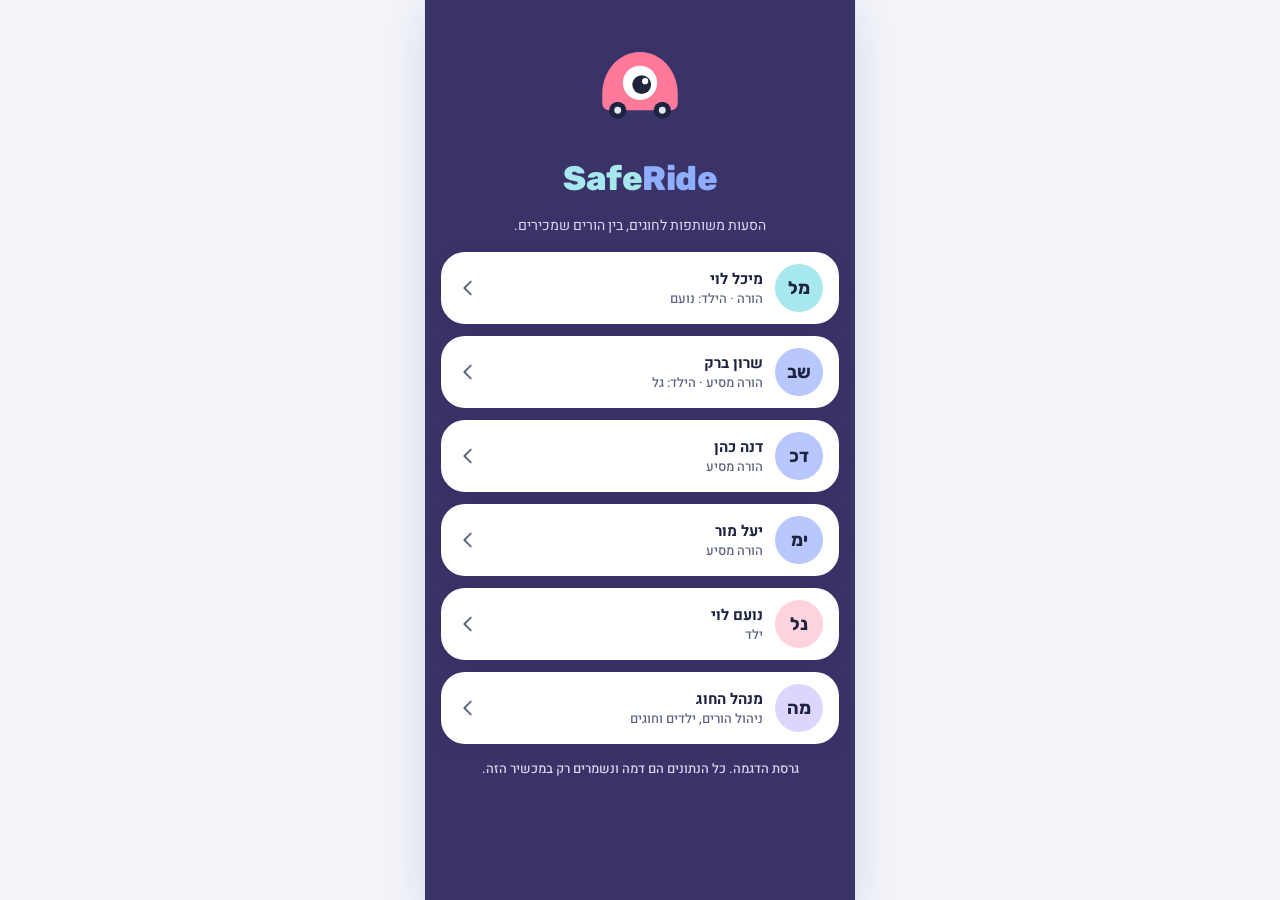
<file: design_system_v1020/index.html>
<!doctype html>
<html lang="he" dir="rtl" data-theme="light">
<head>
<meta charset="utf-8">
<meta name="viewport" content="width=device-width,initial-scale=1,viewport-fit=cover">
<title>SafeRide</title>
<meta id="themeColor" name="theme-color" content="#F2F4FA">
<meta name="description" content="SafeRide בעיצוב החדש (design_system_v1020): הסעות משותפות לחוגים. גרסת מובייל עם נתוני דמה.">
<meta name="apple-mobile-web-app-capable" content="yes">
<meta name="mobile-web-app-capable" content="yes">
<meta name="apple-mobile-web-app-title" content="SafeRide">
<meta name="apple-mobile-web-app-status-bar-style" content="default">
<link rel="manifest" href="manifest.webmanifest">
<link rel="icon" type="image/svg+xml" href="assets/ridi.svg">
<link rel="apple-touch-icon" href="assets/icon-180.png">
<link rel="preconnect" href="https://fonts.googleapis.com">
<link rel="preconnect" href="https://fonts.gstatic.com" crossorigin>
<link rel="stylesheet" href="https://fonts.googleapis.com/css2?family=Heebo:wght@400;500;700;800&family=Rubik:wght@500;700;800&display=swap">
<link rel="stylesheet" href="styles.css?v=1020.10">
<script>
/* set the theme before first paint (no flash) */
(function(){try{var j=JSON.parse(localStorage.getItem('saferide-v1020'));var t=j&&j.theme||'auto';
var dark=t==='dark'||(t==='auto'&&window.matchMedia&&matchMedia('(prefers-color-scheme: dark)').matches);
document.documentElement.setAttribute('data-theme',dark?'dark':'light')}catch(e){}})();
</script>
</head>
<body>
<div id="root"></div>
<noscript><p style="padding:24px;text-align:center">האפליקציה צריכה JavaScript כדי לעבוד.</p></noscript>
<script src="app.js?v=1020.10"></script>
</body>
</html>
</file>
<file: design_system_v1020/styles.css>
/* SafeRide — design_system_v1020
   Tokens and components follow design_system_v1020.md. Light by default, dark via [data-theme="dark"]. */
:root{
  --ground:#F2F4FA;--sheet:#F7F8FC;--card:#FFFFFF;--line:#E3E7F2;
  --ink:#1E2340;--ink-muted:#5B6280;
  --tint-sky:#B9C7FF;--tint-aqua:#A6E8EE;--tint-blush:#FFD3DE;--tint-lilac:#DCD6FF;--tint-peach:#FFD0B5;
  --row-out:#F3F5FF;--row-back:#FFF5EE;
  --action:#3D5BD9;--action-hover:#2A44B0;--on-action:#FFFFFF;--action-line:#C9D2F2;--action-text:#2E47B8;--focus:#3D5BD9;
  --brand-safe:#A6E8EE;--brand-ride:#8FAEFF;--brand-header:#3A3368;--on-header:#F4F2FF;--on-header-muted:#DDD9F5;
  --ridi:#FF7A9A;--accent-text:#C92F58;--tab-line:#E5486F;
  --ok-bg:#D7F5E3;--ok-fg:#17663A;--verified-bg:#E6F7EE;
  --wait-bg:#FFF1C7;--wait-fg:#7A5300;--note-bg:#FFF6DA;
  --none-bg:#ECEFF5;--none-fg:#4A5168;
  --no-bg:#FFE0E6;--no-fg:#A3203F;--no-line:#E3B8C4;
  --out-bg:#DCE3FF;--out-fg:#2E47B8;--back-bg:#FFE3D2;--back-fg:#9A4310;
  --success:#17663A;--on-success:#FFFFFF;
  --glass:rgba(255,255,255,.55);--scrim:rgba(18,21,42,.5);
  --shadow-card:0 4px 16px rgba(30,35,64,.06);--shadow-fab:0 8px 22px rgba(30,35,64,.2);--shadow-nav:0 -6px 20px rgba(30,35,64,.06);
  --display:"Rubik","Heebo",system-ui,sans-serif;--sans:"Heebo","Rubik",system-ui,sans-serif;
  --space-1:4px;--space-2:8px;--space-3:12px;--space-4:16px;--space-5:20px;--space-6:24px;--space-8:32px;
  --r-sm:12px;--r-md:16px;--r-btn:18px;--r-card:24px;--r-sheet:34px;--r-full:999px;
  color-scheme:light;
}
:root[data-theme="dark"]{
  --ground:#12152A;--sheet:#181C34;--card:#222744;--line:#323858;
  --ink:#EEF0FA;--ink-muted:#A9AFCC;
  --tint-sky:#2D3B78;--tint-aqua:#1C4E58;--tint-blush:#5E2A3B;--tint-lilac:#3A3368;--tint-peach:#5A3520;
  --row-out:#232B52;--row-back:#3A2A22;
  --action:#8FA6FF;--action-hover:#B3C2FF;--on-action:#10142B;--action-line:#4A5590;--action-text:#B3C2FF;--focus:#B3C2FF;
  --brand-safe:#A6E8EE;--brand-ride:#8FAEFF;--brand-header:#3A3368;--on-header:#F4F2FF;--on-header-muted:#DDD9F5;
  --ridi:#FF7A9A;--accent-text:#FF9DB4;--tab-line:#FF7A9A;
  --ok-bg:#173D2A;--ok-fg:#8FE0B0;--verified-bg:#163326;
  --wait-bg:#3D3214;--wait-fg:#F5D47A;--note-bg:#33290F;
  --none-bg:#2A2F48;--none-fg:#B8BED8;
  --no-bg:#4A1C29;--no-fg:#FF9DB2;--no-line:#7A3A4D;
  --out-bg:#26326B;--out-fg:#C3CEFF;--back-bg:#4A2A16;--back-fg:#FFC29E;
  --success:#5FD08F;--on-success:#0D2618;
  --glass:rgba(255,255,255,.12);--scrim:rgba(0,0,0,.6);
  --shadow-card:0 4px 16px rgba(0,0,0,.35);--shadow-fab:0 8px 22px rgba(0,0,0,.5);--shadow-nav:0 -6px 20px rgba(0,0,0,.4);
  color-scheme:dark;
}
*{box-sizing:border-box}
html{-webkit-text-size-adjust:100%}
html,body{margin:0}
body{background:var(--ground);color:var(--ink);font:400 16px/24px var(--sans);-webkit-tap-highlight-color:transparent}
button,a,select,input,textarea{font-family:inherit;color:inherit}
button{cursor:pointer;touch-action:manipulation}
button:disabled{cursor:not-allowed}
h1,h2,h3,h4,p{margin:0}
:focus-visible{outline:3px solid var(--focus);outline-offset:2px}
.ic{width:1.25em;height:1.25em;flex:none;vertical-align:middle}
/* type scale */
.t1{font:800 28px/34px var(--display)}
.t2{font:800 22px/28px var(--display)}
.t3{font:700 19px/24px var(--display)}
.t4{font:700 17px/22px var(--display)}
.lbl{font:700 16px/20px var(--display)}
.bs{font:700 15px/22px var(--sans)}
.bsm{font:400 14px/21px var(--sans)}
.cap{font:500 13px/18px var(--sans)}
.mut{color:var(--ink-muted)}
.grow{flex:1;min-width:0}
.row{display:flex;align-items:center;gap:var(--space-3)}
.wrap{flex-wrap:wrap}.sb{justify-content:space-between}.col{display:flex;flex-direction:column}
.g2{gap:var(--space-2)}.g3{gap:var(--space-3)}.g4{gap:var(--space-4)}
.hide{display:none!important}
/* shell */
.app{max-width:430px;margin:0 auto;min-height:100vh;min-height:100dvh;display:flex;flex-direction:column;background:var(--ground);position:relative}
.app.wide{max-width:980px}
@media (min-width:640px){body{background:var(--ground)}.app{box-shadow:0 0 0 1px var(--line),0 12px 40px rgba(30,35,64,.12)}}
.screen{flex:1;display:flex;flex-direction:column;min-height:0}
/* colour header */
.hd{position:relative;padding:calc(env(safe-area-inset-top,0px) + 12px) var(--space-5) 52px;color:var(--ink)}
.hd,.hd.driver,.hd.parent,.hd.child,.hd.admin{background:var(--brand-header);color:var(--on-header)}
.hd .circ,.hd .demo{background:rgba(255,255,255,.18);color:#fff}
.hd .kick{color:var(--on-header-muted);opacity:1}
.hd .bubble{background:var(--card);color:var(--ink)}
.hd.m72{padding-bottom:76px}.hd.m96{padding-bottom:86px}
.hd-top{display:flex;align-items:center;justify-content:space-between;gap:var(--space-2);min-height:44px;margin-bottom:var(--space-2)}
.hd-top .sp{width:44px}
.hd-top .acts{display:flex;gap:var(--space-2);min-width:44px;justify-content:flex-end}
.circ{width:44px;height:44px;border-radius:var(--r-full);border:0;background:var(--glass);display:inline-flex;align-items:center;justify-content:center;position:relative;color:var(--ink)}
.circ .badge{position:absolute;top:-2px;left:-2px;min-width:20px;height:20px;border-radius:var(--r-full);background:var(--action);color:var(--on-action);font:700 12px/20px var(--sans);text-align:center;padding:0 5px}
.demo{height:32px;padding:0 12px;border-radius:var(--r-full);border:0;background:var(--glass);display:inline-flex;align-items:center;gap:6px;font:500 13px/18px var(--sans);color:var(--ink)}
.kick{font:500 14px/21px var(--sans);color:var(--ink);opacity:.8}
.hd .t1{margin-top:2px}
.bubble{margin-top:var(--space-3);background:var(--glass);border-radius:18px 18px 18px 4px;padding:10px 14px;font:400 14px/21px var(--sans);max-width:340px}
.ridi{position:absolute;left:var(--space-4);bottom:0;z-index:2;display:flex;align-items:center;justify-content:center;border:4px solid var(--card);border-radius:var(--r-full);background:var(--tint-aqua);box-shadow:var(--shadow-fab);padding:0;cursor:pointer}
.ridi::after{content:"";position:absolute;inset:-8px}
.ridi:active{transform:scale(.96)}
.hintline{display:block;margin-top:2px;font:500 13px/18px var(--sans);color:var(--accent-text)}
.ridi svg{display:block}
/* white sheet */
.sheet{position:relative;z-index:1;flex:1;margin-top:-32px;background:var(--sheet);border-radius:var(--r-sheet) var(--r-sheet) 0 0;padding:44px var(--space-4) var(--space-8)}
.hd.m96+.sheet{padding-top:52px}
.sheet.hasnav{padding-bottom:var(--space-8)}
.stack{display:flex;flex-direction:column;gap:var(--space-4)}
.sec-t{display:flex;align-items:center;justify-content:space-between;gap:var(--space-2)}
/* card */
.card{background:var(--card);border-radius:var(--r-card);box-shadow:var(--shadow-card);padding:var(--space-4);display:flex;flex-direction:column;gap:var(--space-3);text-align:right;border:0;width:100%}
.card.act{padding:var(--space-5);gap:var(--space-4)}
button.card{font:inherit;color:inherit;cursor:pointer}
.card.verified{background:var(--verified-bg)}
.card.note{background:var(--note-bg)}
.act-hd{display:flex;align-items:center;gap:var(--space-3)}
.actic{width:48px;height:48px;border-radius:var(--r-md);background:var(--out-bg);color:var(--out-fg);display:flex;align-items:center;justify-content:center;flex:none}
.why{display:flex;gap:var(--space-2);align-items:flex-start;font:400 14px/21px var(--sans);color:var(--ink)}
.why .ic{color:var(--accent-text);margin-top:1px}
.rows{display:flex;flex-direction:column;gap:var(--space-2)}
/* ride row */
.rrow{display:flex;align-items:center;gap:var(--space-3);padding:var(--space-3);border-radius:var(--r-md)}
.rrow.out{background:var(--row-out)}.rrow.back{background:var(--row-back)}
.rrow.empty{background:transparent;border:2px dashed var(--line)}
.rrow.sel{box-shadow:0 0 0 3px var(--action)}
.rrow .meta{display:flex;flex-direction:column;gap:2px;min-width:0}
.rrow .sub{display:flex;flex-wrap:wrap;gap:6px;margin-top:4px}
button.rrow{border:0;width:100%;text-align:right;font:inherit;color:inherit}
/* avatar */
.av{border-radius:var(--r-full);display:inline-flex;align-items:center;justify-content:center;flex:none;font:700 15px/1 var(--display);color:var(--ink);overflow:hidden}
.av.sky{background:var(--tint-sky)}.av.peach{background:var(--tint-peach)}.av.blush{background:var(--tint-blush)}.av.aqua{background:var(--tint-aqua)}.av.lilac{background:var(--tint-lilac)}
.av.empty{background:transparent;border:2px dashed var(--line);color:var(--ink-muted)}
/* chips */
.chip{display:inline-flex;align-items:center;gap:var(--space-1);height:28px;padding:0 10px;border-radius:var(--r-full);font:500 13px/18px var(--sans);white-space:nowrap}
.chip .ic{width:14px;height:14px;stroke-width:2.5}
.chip.lg{height:34px;padding:0 14px;font:700 14px/18px var(--sans)}.chip.lg .ic{width:16px;height:16px}
.chip.ok{background:var(--ok-bg);color:var(--ok-fg)}
.chip.verified{background:var(--verified-bg);color:var(--ok-fg)}
.chip.wait{background:var(--wait-bg);color:var(--wait-fg)}
.chip.none{background:var(--none-bg);color:var(--none-fg)}
.chip.no{background:var(--no-bg);color:var(--no-fg)}
.chip.out{background:var(--out-bg);color:var(--out-fg)}
.chip.back{background:var(--back-bg);color:var(--back-fg)}
.chip.blush{background:var(--tint-blush);color:var(--ink)}
/* seat meter */
.meter{display:flex;align-items:center;gap:var(--space-2);flex-wrap:wrap}
.bars{display:flex;gap:4px}
.bars i{width:22px;height:8px;border-radius:4px;background:var(--out-bg);display:block}
.bars i.on{background:var(--action)}
/* buttons */
.btn{display:inline-flex;align-items:center;justify-content:center;gap:var(--space-2);height:52px;padding:0 var(--space-5);border-radius:var(--r-btn);border:2px solid transparent;font:700 16px/20px var(--display);text-decoration:none;text-align:center}
.btn .ic{width:20px;height:20px;stroke-width:2.4}
.btn.block{width:100%}
.btn.sm{height:44px;border-radius:14px;font-size:15px;padding:0 var(--space-4)}
.btn.primary{background:var(--action);color:var(--on-action)}
.btn.primary:hover,.btn.primary:active{background:var(--action-hover)}
.btn.secondary{background:var(--card);border-color:var(--action-line);color:var(--action-text)}
.btn.danger{background:transparent;border-color:var(--no-line);color:var(--no-fg)}
.btn.success{background:var(--success);color:var(--on-success)}
.btn:disabled,.btn.disabled{background:var(--none-bg);border-color:transparent;color:var(--none-fg)}
.btn.ghost{background:transparent;color:var(--action-text);height:44px}
.btns{display:flex;gap:var(--space-2)}.btns .btn{flex:1}
.why-dis{font:500 13px/18px var(--sans);color:var(--ink-muted);text-align:center}
/* tabs */
.tabs{display:flex;border-bottom:2px solid var(--line)}
.tabs button{flex:1;height:48px;background:none;border:0;border-bottom:3px solid transparent;margin-bottom:-2px;font:700 15px/20px var(--display);color:var(--ink-muted);padding:0 2px;display:flex;align-items:center;justify-content:center;gap:5px;white-space:nowrap}
.tabs button[aria-current="page"]{color:var(--accent-text);border-bottom-color:var(--tab-line)}
.tabs .cnt{min-width:22px;height:22px;border-radius:var(--r-full);background:var(--tab-line);color:#fff;font:700 12px/22px var(--sans);padding:0 6px}
/* bottom nav */
.nav{position:sticky;bottom:0;z-index:30;background:var(--card);border-radius:var(--r-sheet) var(--r-sheet) 0 0;box-shadow:var(--shadow-nav);padding:var(--space-2) var(--space-3) calc(var(--space-2) + env(safe-area-inset-bottom,0px))}
.nav .in{display:flex;align-items:center;padding-left:88px}
.nav-i{flex:1;max-width:104px;min-height:56px;background:none;border:0;display:flex;flex-direction:column;align-items:center;justify-content:center;gap:2px;font:500 12px/16px var(--sans);color:var(--ink-muted)}
.nav-i .ic{width:26px;height:26px}
.nav-i[aria-current="page"]{color:var(--action-text);font-weight:700}
.fab{position:absolute;left:var(--space-5);top:-24px;width:64px;height:64px;border-radius:var(--r-full);border:4px solid var(--card);background:var(--tint-aqua);color:var(--ink);box-shadow:var(--shadow-fab);display:flex;align-items:center;justify-content:center}
.fab .ic{width:28px;height:28px;stroke-width:2.6}
/* forms */
.field{display:flex;flex-direction:column;gap:6px}
.field>label,.field>.lbl2{font:700 15px/22px var(--sans);display:flex;align-items:center;gap:6px}
.field>label .ic,.field>.lbl2 .ic{color:var(--ink-muted);width:18px;height:18px}
.req{color:var(--no-fg)}
.in{width:100%;min-height:52px;border-radius:var(--r-md);border:1.5px solid var(--line);background:var(--card);color:var(--ink);padding:0 14px;font:400 16px/24px var(--sans)}
textarea.in{padding:12px 14px;min-height:96px;resize:vertical}
select.in{appearance:none;background-image:linear-gradient(45deg,transparent 50%,var(--ink-muted) 50%),linear-gradient(135deg,var(--ink-muted) 50%,transparent 50%);background-position:18px 50%,24px 50%;background-size:6px 6px;background-repeat:no-repeat;padding-left:40px}
.in.bad{border-color:var(--no-fg)}
.err{display:flex;gap:6px;align-items:center;color:var(--no-fg);font:500 13px/18px var(--sans)}
.seg{display:flex;gap:var(--space-2);flex-wrap:wrap}
.seg button{flex:1;min-height:48px;border-radius:var(--r-md);border:1.5px solid var(--line);background:var(--card);font:700 15px/20px var(--display);display:inline-flex;align-items:center;justify-content:center;gap:6px;padding:0 12px;color:var(--ink)}
.seg button[aria-pressed="true"]{border-color:var(--action);background:var(--out-bg);color:var(--out-fg)}
.seg button.o[aria-pressed="true"]{border-color:var(--back-fg);background:var(--back-bg);color:var(--back-fg)}
.stepper{display:flex;align-items:center;gap:var(--space-4)}
.stepper button{width:48px;height:48px;border-radius:var(--r-full);border:1.5px solid var(--action-line);background:var(--card);color:var(--action-text);display:inline-flex;align-items:center;justify-content:center}
.stepper b{font:800 24px/28px var(--display);min-width:32px;text-align:center}
.search{position:relative}.search .ic{position:absolute;top:15px;right:14px;color:var(--ink-muted)}.search .in{padding-right:42px;border-radius:var(--r-sm)}
.kv{display:flex;justify-content:space-between;gap:var(--space-3);padding:10px 0;border-top:1px solid var(--line)}
.kv:first-child{border-top:0}.kv span:first-child{color:var(--ink-muted);font:500 14px/21px var(--sans)}.kv span:last-child{font:700 15px/21px var(--sans);text-align:left}
/* notices */
.nt{display:flex;gap:var(--space-2);align-items:flex-start;border-radius:var(--r-md);padding:var(--space-3);font:400 14px/21px var(--sans);background:var(--note-bg);color:var(--ink)}
.nt .ic{flex:none;margin-top:1px}
.nt.info .ic{color:var(--accent-text)}
.nt.ok{background:var(--verified-bg)}.nt.ok .ic{color:var(--ok-fg)}
.nt.no{background:var(--no-bg);color:var(--ink)}.nt.no .ic{color:var(--no-fg)}
.nt.none{background:var(--none-bg)}
/* empty state */
.empty-s{display:flex;flex-direction:column;align-items:center;text-align:center;gap:var(--space-2);padding:var(--space-4) var(--space-3)}
.empty-s .bigic{width:56px;height:56px;border-radius:var(--r-full);background:var(--none-bg);color:var(--none-fg);display:flex;align-items:center;justify-content:center}
.empty-s .bigic .ic{width:28px;height:28px}
/* stat tiles (admin) */
.stats{display:grid;grid-template-columns:repeat(2,1fr);gap:var(--space-3)}
@media (min-width:720px){.stats{grid-template-columns:repeat(3,1fr)}}
.stat{background:var(--card);border-radius:var(--r-card);box-shadow:var(--shadow-card);padding:var(--space-4);border:0;text-align:right;display:flex;flex-direction:column;gap:var(--space-1);font:inherit;color:inherit}
.stat b{font:800 28px/34px var(--display)}
.stat .ic{color:var(--action-text);width:24px;height:24px;margin-bottom:2px}
.cols{display:grid;grid-template-columns:1fr;gap:var(--space-3)}
@media (min-width:720px){.cols{grid-template-columns:1fr 1fr}}
/* list row card (admin / profile) */
.lrow{display:flex;align-items:center;gap:var(--space-3)}
/* welcome */
.welcome{flex:1;display:flex;flex-direction:column;align-items:center;padding:calc(env(safe-area-inset-top,0px) + 40px) var(--space-4) var(--space-8);gap:var(--space-4)}
.welcome .word{font:800 34px/40px var(--display);color:var(--brand-safe);letter-spacing:-.5px;direction:ltr}
.welcome .word span{color:var(--brand-ride)}
.welcome .who{width:100%;display:flex;flex-direction:column;gap:var(--space-3)}
.role-card{display:flex;align-items:center;gap:var(--space-3);background:var(--card);border-radius:var(--r-card);box-shadow:var(--shadow-card);padding:var(--space-3) var(--space-4);border:0;width:100%;text-align:right;font:inherit;color:inherit}
.role-card>.ic{color:var(--ink-muted);width:22px;height:22px}
.two{display:grid;grid-template-columns:1fr 1fr;gap:var(--space-3)}
/* dialog + toast */
.modal{position:fixed;inset:0;z-index:80;background:var(--scrim);display:flex;align-items:flex-end;justify-content:center;padding:0}
.dialog{background:var(--card);width:100%;max-width:430px;border-radius:var(--r-sheet) var(--r-sheet) 0 0;padding:var(--space-6) var(--space-5) calc(var(--space-6) + env(safe-area-inset-bottom,0px));display:flex;flex-direction:column;gap:var(--space-4);max-height:90vh;overflow:auto}
.dialog .icbig{width:56px;height:56px;border-radius:var(--r-full);display:flex;align-items:center;justify-content:center}
.dialog .icbig.no{background:var(--no-bg);color:var(--no-fg)}.dialog .icbig.ok{background:var(--ok-bg);color:var(--ok-fg)}.dialog .icbig.out{background:var(--out-bg);color:var(--out-fg)}
.toast{position:fixed;left:50%;transform:translateX(-50%);bottom:calc(112px + env(safe-area-inset-bottom,0px));z-index:90;background:var(--ink);color:var(--ground);padding:12px 18px;border-radius:var(--r-md);font:500 14px/21px var(--sans);max-width:min(92vw,400px);text-align:center;box-shadow:var(--shadow-fab)}
@media (prefers-reduced-motion:no-preference){button.card:active,.role-card:active{transform:scale(.99)}.toast{animation:pop .2s ease-out}@keyframes pop{from{opacity:0;transform:translate(-50%,8px)}}}
/* Ridi chat sheet */
@keyframes ridi-wiggle{0%,100%{transform:rotate(0)}10%{transform:rotate(-8deg)}20%{transform:rotate(7deg)}30%{transform:rotate(-4deg)}40%{transform:rotate(0)}}
.ridi svg{transform-origin:50% 100%}
@media (prefers-reduced-motion:no-preference){.ridi svg{animation:ridi-wiggle 2s ease-in-out infinite}}
:root[data-motion="on"] .ridi svg{animation:ridi-wiggle 2s ease-in-out infinite}
.dialog.chat{padding-top:var(--space-4);gap:var(--space-3);height:min(640px,86vh)}
.chat-hd{display:flex;align-items:center;gap:var(--space-3)}
.chat-hd .rd{width:44px;height:44px;border-radius:var(--r-full);background:var(--tint-aqua);display:flex;align-items:flex-end;justify-content:center;overflow:hidden;flex:none}
.msgs{flex:1;min-height:0;overflow-y:auto;display:flex;flex-direction:column;gap:var(--space-3);padding:var(--space-1) 0}
.msg{max-width:88%;padding:10px 14px;border-radius:18px;font:400 15px/22px var(--sans);white-space:pre-wrap}
.msg.bot{align-self:flex-start;background:var(--sheet);border-bottom-right-radius:4px;display:flex;gap:var(--space-2)}
.msg.bot .ic{color:var(--accent-text);flex:none;margin-top:3px}
.msg.me{align-self:flex-end;background:var(--action);color:var(--on-action);border-bottom-left-radius:4px}
.items{display:flex;flex-direction:column;gap:var(--space-2);align-self:stretch}
.items .card{box-shadow:none;background:var(--sheet);padding:var(--space-3)}
.sugg{display:flex;flex-wrap:wrap;gap:var(--space-2)}
.sugg button{min-height:44px;padding:0 14px;border-radius:var(--r-full);border:1.5px solid var(--action-line);background:var(--card);color:var(--action-text);font:700 14px/18px var(--display)}
.composer{display:flex;gap:var(--space-2);align-items:center}
.composer .in{flex:1}
.composer .send{width:52px;height:52px;border-radius:var(--r-btn);border:0;background:var(--action);color:var(--on-action);display:inline-flex;align-items:center;justify-content:center;flex:none}
.composer .send svg{transform:scaleX(-1)}

.welcome{background:var(--brand-header);color:var(--on-header)}.welcome .sub,.welcome .lead,.welcome p{color:var(--on-header-muted)}.welcome .role-card,.welcome .role-card p{color:var(--ink)}
</file>
